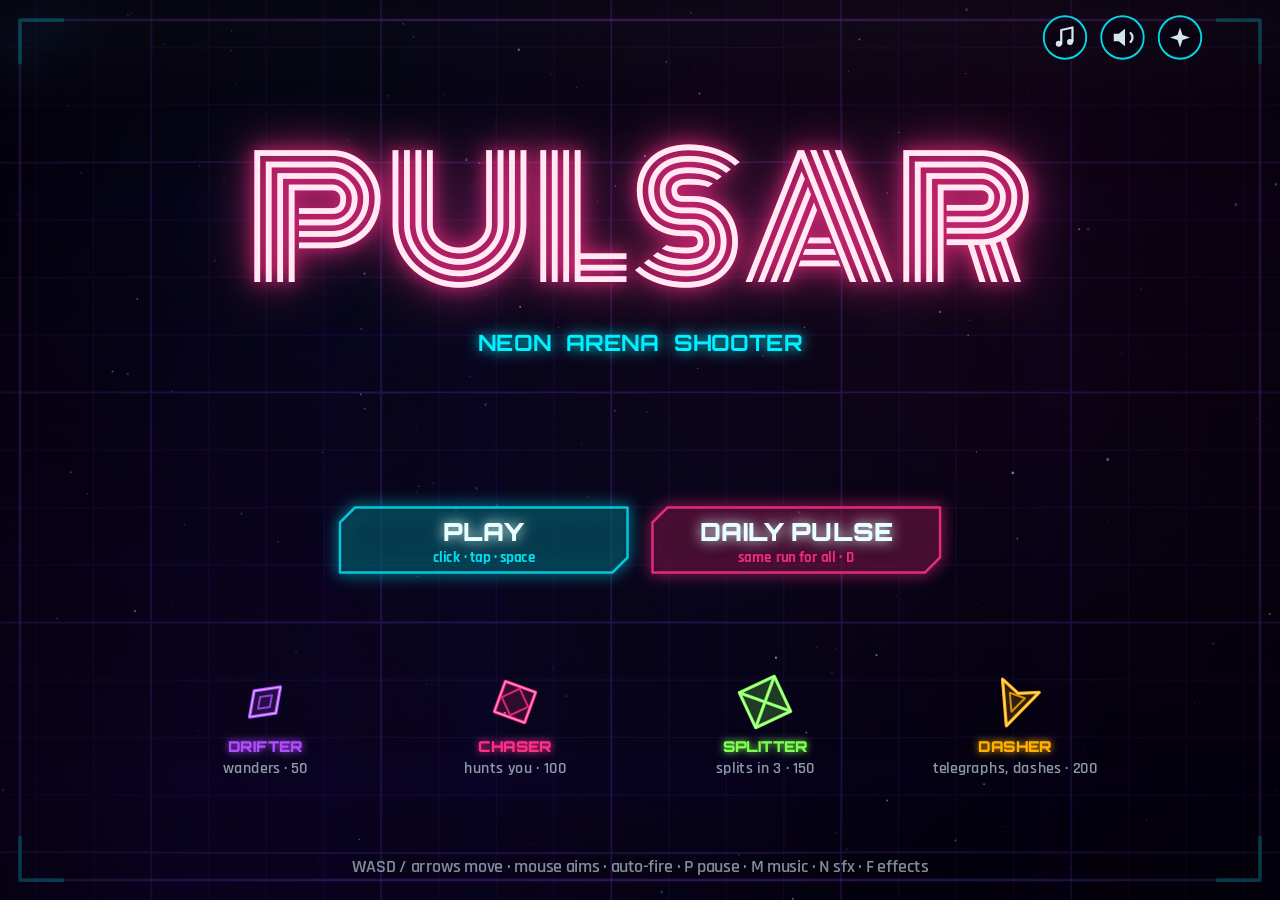
<file: prototypes/pulsar/index.html>
<!doctype html>
<html lang="it">
<head>
<meta charset="utf-8">
<meta name="viewport" content="width=device-width,initial-scale=1,maximum-scale=1,user-scalable=no,viewport-fit=cover">
<meta name="theme-color" content="#05010F">
<title>Pulsar</title>
<link rel="preconnect" href="https://fonts.googleapis.com">
<link rel="preconnect" href="https://fonts.gstatic.com" crossorigin>
<link href="https://fonts.googleapis.com/css2?family=Monoton&family=Orbitron:wght@500;700;900&family=Rajdhani:wght@500;600;700&display=swap" rel="stylesheet">
<style>
  :root { --bg: #05010F; --fg: #E8FFFF; }
  @media (prefers-color-scheme: dark) { :root:not([data-theme="light"]) { --bg: #05010F; --fg: #E8FFFF; } }
  :root[data-theme="dark"] { --bg: #05010F; --fg: #E8FFFF; }
  html, body { margin: 0; height: 100%; background: var(--bg); color: var(--fg); overflow: hidden;
    -webkit-user-select: none; user-select: none; -webkit-touch-callout: none; -webkit-tap-highlight-color: transparent; }
  canvas { display: block; position: fixed; inset: 0; touch-action: none; cursor: crosshair; outline: none; }
  #safe { position: fixed; visibility: hidden; pointer-events: none;
    padding: env(safe-area-inset-top) env(safe-area-inset-right) env(safe-area-inset-bottom) env(safe-area-inset-left); }
</style>
</head>
<body>
<canvas id="game" tabindex="0" aria-label="Pulsar — neon arena shooter"></canvas>
<div id="safe"></div>
<script>
'use strict';
/* =====================================================================
   PULSAR — neon arena shooter. Single file, procedural art + audio.
   Design: game-designer brief · Art: art-director brief ·
   Audio: audio-director brief · Market fixes: producer + market research.
   ===================================================================== */

// ---------- Tuning (all gameplay values live here) ----------
const CONFIG = {
  playerSpeed: 310, playerAccel: 16, playerRadius: 14, hitbox: 6,
  fireRate: 8, bulletSpeed: 980, bulletLife: 0.95,
  sparkLife: 3.0, sparkBlink: 1.0, magnetRadius: 75, collectRadius: 24,
  sparksPerMult: 8, multCap: 20, hitMultPenalty: 0.5,
  chainWindow: 1.0, chainBonusEvery: 10, grazeRadius: 24, grazePoints: 10,
  baseSpawn: 0.8, spawnRamp: 0.035, spawnCap: 5.0, speedRampMax: 0.4, speedRampTime: 300,
  waveInterval: 30, wavePause: 3, maxEnemies: 170, spawnWarp: 0.5, spawnSafeDist: 270,
  powerChance: 0.05, powerMinGap: 14, powerFieldLife: 8, powerDuration: 8, shieldDuration: 15,
  lives: 3, maxLives: 5, extraLifeEvery: 50000, respawnInvuln: 1.6, clearRadius: 200,
  restartLock: 0.8, arenaMargin: 16,
};
const ENEMY = {
  drifter:  { r: 15, speed: 90,  hp: 1, score: 50,  color: '#B04CFF', ci: 1 },
  chaser:   { r: 14, speed: 170, hp: 1, score: 100, color: '#FF2E88', ci: 2 },
  splitter: { r: 19, speed: 70,  hp: 3, score: 150, color: '#7CFF4F', ci: 3 },
  mini:     { r: 9,  speed: 220, hp: 1, score: 25,  color: '#7CFF4F', ci: 3 },
  dasher:   { r: 16, speed: 60,  hp: 2, score: 200, color: '#FFB000', ci: 4,
              dashSpeed: 640, dashDist: 500, aimTime: 0.6, restTime: 1.2 },
};
// Particle palette (index → colour). The player is the only cool cyan object.
const PCOL = ['#00F0FF', '#B04CFF', '#FF2E88', '#7CFF4F', '#FFB000', '#FFF35C', '#4DFFC3', '#FFFFFF', '#FF3B30'];
const C = { bg: '#05010F', player: '#00F0FF', core: '#E8FFFF', spark: '#FFF35C', power: '#4DFFC3',
  ui: '#E8FFFF', accent: '#00F0FF', warn: '#FF2E88', danger: '#FF3B30', grid: '122,60,255' };
const POWER = {
  spread:    { label: 'SPREAD',    color: '#4DFFC3' },
  overdrive: { label: 'OVERDRIVE', color: '#FFF35C' },
  shield:    { label: 'SHIELD',    color: '#00F0FF' },
};
const FONT_T = "'Monoton', 'Orbitron', sans-serif";
const FONT_H = "'Orbitron', 'Rajdhani', system-ui, sans-serif";
const FONT_B = "'Rajdhani', 'Orbitron', system-ui, sans-serif";

// ---------- Storage (never trusted to exist) ----------
const store = {
  get(k, d) { try { const v = localStorage.getItem(k); return v == null ? d : JSON.parse(v); } catch (e) { return d; } },
  set(k, v) { try { localStorage.setItem(k, JSON.stringify(v)); } catch (e) {} },
};
const reduceMotion = (() => { try { return matchMedia('(prefers-reduced-motion: reduce)').matches; } catch (e) { return false; } })();
const settings = Object.assign({ music: true, sfx: true, fx: reduceMotion ? 'calm' : 'full' }, store.get('pulsar_settings', {}));
let best = Object.assign({ score: 0, mult: 1, chain: 0, time: 0 }, store.get('pulsar_best', {}));
let dailyBest = store.get('pulsar_daily', { day: '', score: 0 });
let ghostBest = store.get('pulsar_ghost', null); // { arcade: [x,y,...] } normalised coords at 10 Hz
const todayKey = () => { const d = new Date(); return d.getFullYear() + '-' + (d.getMonth() + 1) + '-' + d.getDate(); };

// ---------- RNG: seeded for gameplay (daily mode), Math.random for cosmetics ----------
function mulberry32(a) { return function () { a |= 0; a = a + 0x6D2B79F5 | 0; let t = Math.imul(a ^ a >>> 15, 1 | a);
  t = t + Math.imul(t ^ t >>> 7, 61 | t) ^ t; return ((t ^ t >>> 14) >>> 0) / 4294967296; }; }
function hashStr(s) { let h = 2166136261; for (let i = 0; i < s.length; i++) { h ^= s.charCodeAt(i); h = Math.imul(h, 16777619); } return h >>> 0; }
let rng = Math.random, dropRng = Math.random;
const rand = (a, b) => a + Math.random() * (b - a);
const grand = (a, b) => a + rng() * (b - a);
const clamp = (v, a, b) => v < a ? a : v > b ? b : v;
const lerp = (a, b, t) => a + (b - a) * t;
const TAU = Math.PI * 2;
const fmt = n => Math.floor(n).toLocaleString('en-US');
const fmtTime = s => { s = Math.floor(s); return String(Math.floor(s / 60)).padStart(2, '0') + ':' + String(s % 60).padStart(2, '0'); };

// =====================================================================
// AUDIO — everything synthesised live (audio-director recipes)
// =====================================================================
const Sound = {
  ctx: null, ready: false, lastShot: 0, voices: 0, step: 0, nextTime: 0, timer: null,
  musicMode: 'title', level: 0, startTime: 0, BPM: 104,
  init() {
    if (this.ctx) { if (this.ctx.state !== 'running') this.ctx.resume().catch(() => {}); return; }
    const AC = window.AudioContext || window.webkitAudioContext; if (!AC) return;
    try { if (navigator.audioSession) navigator.audioSession.type = 'playback'; } catch (e) {}
    const c = this.ctx = new AC();
    const comp = c.createDynamicsCompressor();
    comp.threshold.value = -18; comp.knee.value = 6; comp.ratio.value = 4; comp.attack.value = 0.003; comp.release.value = 0.15;
    const lim = c.createDynamicsCompressor();
    lim.threshold.value = -2; lim.knee.value = 0; lim.ratio.value = 20; lim.attack.value = 0.001; lim.release.value = 0.05;
    this.master = c.createGain(); this.master.gain.value = 0.85;
    comp.connect(lim); lim.connect(this.master); this.master.connect(c.destination);
    this.bus = comp;
    this.sfx = c.createGain(); this.sfx.gain.value = settings.sfx ? 0.8 : 0; this.sfx.connect(comp);
    // music: pump (sidechain fake) → duck → filter → music gain → comp ; kick bypasses pump
    this.musicGain = c.createGain(); this.musicGain.gain.value = settings.music ? 0.5 : 0;
    this.musicFilter = c.createBiquadFilter(); this.musicFilter.type = 'lowpass'; this.musicFilter.frequency.value = 1600; this.musicFilter.Q.value = 0.7;
    this.duck = c.createGain(); this.pump = c.createGain(); this.kickBus = c.createGain();
    this.pump.connect(this.duck); this.kickBus.connect(this.duck); this.duck.connect(this.musicFilter);
    this.musicFilter.connect(this.musicGain); this.musicGain.connect(comp);
    // feedback delay (dotted 8th)
    this.delay = c.createDelay(1.5); this.delay.delayTime.value = 60 / this.BPM * 0.75;
    const fb = c.createGain(); fb.gain.value = 0.35; const dlp = c.createBiquadFilter(); dlp.type = 'lowpass'; dlp.frequency.value = 2500;
    this.delay.connect(dlp); dlp.connect(fb); fb.connect(this.delay);
    this.delayMusic = c.createGain(); this.delayMusic.connect(this.delay); dlp.connect(this.duck);
    this.delaySfx = c.createGain(); this.delaySfx.connect(this.delay);
    // generated-IR reverb
    const len = c.sampleRate * 2, ir = c.createBuffer(2, len, c.sampleRate);
    for (let ch = 0; ch < 2; ch++) { const d = ir.getChannelData(ch); for (let i = 0; i < len; i++) d[i] = (Math.random() * 2 - 1) * Math.pow(1 - i / len, 3); }
    this.reverb = c.createConvolver(); this.reverb.buffer = ir;
    const rvOut = c.createGain(); rvOut.gain.value = 0.18; this.reverb.connect(rvOut); rvOut.connect(comp);
    // shared 1s noise buffer
    this.noise = c.createBuffer(1, c.sampleRate, c.sampleRate);
    const nd = this.noise.getChannelData(0); for (let i = 0; i < nd.length; i++) nd[i] = Math.random() * 2 - 1;
    // iOS unlock: 1-sample silent buffer
    const sb = c.createBufferSource(); sb.buffer = c.createBuffer(1, 1, 22050); sb.connect(c.destination); sb.start(0);
    this.ready = true;
    this.nextTime = c.currentTime + 0.08; this.startTime = this.nextTime; this.step = 0;
    this.timer = setInterval(() => this.schedule(), 25);
    this.setMode(this.musicMode, true);
  },
  get now() { return this.ctx ? this.ctx.currentTime : 0; },
  applySettings() {
    if (!this.ready) return; const t = this.now;
    this.sfx.gain.setTargetAtTime(settings.sfx ? 0.8 : 0, t, 0.03);
    this.musicGain.gain.setTargetAtTime(settings.music ? 0.5 : 0, t, 0.05);
  },
  setMode(mode, instant) {
    this.musicMode = mode; if (!this.ready) return;
    const f = this.musicFilter.frequency, t = this.now;
    f.cancelScheduledValues(t); f.setValueAtTime(f.value, t);
    const target = mode === 'game' ? 18000 : mode === 'title' ? 1600 : 380;
    f.exponentialRampToValueAtTime(target, t + (instant ? 0.05 : mode === 'over' ? 1.0 : 0.6));
  },
  env(g, t, a, d, peak) {
    g.gain.setValueAtTime(0.0001, t); g.gain.linearRampToValueAtTime(peak, t + a);
    g.gain.exponentialRampToValueAtTime(0.0001, t + a + d);
  },
  // generic oscillator voice
  tone(o) {
    const c = this.ctx, t = o.t != null ? o.t : c.currentTime;
    const osc = c.createOscillator(), g = c.createGain();
    osc.type = o.type || 'sine'; osc.frequency.setValueAtTime(o.f0, t);
    if (o.f1) osc.frequency.exponentialRampToValueAtTime(o.f1, t + (o.sweep || o.d));
    if (o.detune) osc.detune.value = o.detune;
    let head = osc;
    if (o.filter) { const fl = c.createBiquadFilter(); fl.type = o.filter.type; fl.frequency.value = o.filter.f; fl.Q.value = o.filter.q || 1;
      if (o.filter.f1) { fl.frequency.setValueAtTime(o.filter.f, t); fl.frequency.exponentialRampToValueAtTime(o.filter.f1, t + (o.filter.sweep || o.d)); }
      osc.connect(fl); head = fl; }
    if (o.shape) { head.connect(o.shape); head = o.shape; }
    head.connect(g); this.env(g, t, o.a || 0.002, o.d, o.peak);
    g.connect(o.dest || this.sfx);
    if (o.delay) { const s = this.ctx.createGain(); s.gain.value = o.delay; g.connect(s); s.connect(o.dest === this.pump ? this.delayMusic : this.delaySfx); }
    if (o.rev) { const s = this.ctx.createGain(); s.gain.value = o.rev; g.connect(s); s.connect(this.reverb); }
    osc.start(t); osc.stop(t + (o.a || 0.002) + o.d + 0.05);
    this.voices++; osc.onended = () => { this.voices--; osc.disconnect(); g.disconnect(); };
    return osc;
  },
  noiseHit(o) {
    const c = this.ctx, t = o.t != null ? o.t : c.currentTime;
    const src = c.createBufferSource(); src.buffer = this.noise;
    const fl = c.createBiquadFilter(); fl.type = o.ft || 'lowpass'; fl.Q.value = o.q || 1; fl.frequency.setValueAtTime(o.f0, t);
    if (o.f1) fl.frequency.exponentialRampToValueAtTime(o.f1, t + (o.sweep || o.d));
    const g = c.createGain(); src.connect(fl); let head = fl;
    if (o.shape) { fl.connect(o.shape); head = o.shape; }
    head.connect(g); this.env(g, t, o.a || 0.001, o.d, o.peak); g.connect(o.dest || this.sfx);
    if (o.rev) { const s = c.createGain(); s.gain.value = o.rev; g.connect(s); s.connect(this.reverb); }
    src.start(t, Math.random() * 0.5); src.stop(t + (o.a || 0.001) + o.d + 0.05);
    this.voices++; src.onended = () => { this.voices--; src.disconnect(); g.disconnect(); };
  },
  softClip(k) { const n = 256, curve = new Float32Array(n); for (let i = 0; i < n; i++) { const x = i * 2 / n - 1; curve[i] = (1 + k) * x / (1 + k * Math.abs(x)); }
    const ws = this.ctx.createWaveShaper(); ws.curve = curve; return ws; },
  duckMusic(db, dur) { if (!this.ready) return; const t = this.now, g = this.duck.gain; const v = Math.pow(10, -db / 20);
    g.cancelScheduledValues(t); g.setValueAtTime(g.value, t); g.linearRampToValueAtTime(v, t + 0.02); g.linearRampToValueAtTime(1, t + dur); },
  ok(prio) { return this.ready && settings.sfx && (this.voices < 46 || prio); },
  // ---- SFX ----
  shot() { if (!this.ok()) return; const t = this.now; if (t - this.lastShot < 0.045) return; this.lastShot = t;
    this.tone({ type: 'square', f0: 880, f1: 220, d: 0.09, sweep: 0.08, peak: 0.07, detune: rand(-80, 80), filter: { type: 'lowpass', f: 3000 } }); },
  hit() { if (!this.ok()) return;
    this.tone({ type: 'triangle', f0: 600, f1: 300, d: 0.05, peak: 0.16 });
    this.noiseHit({ ft: 'bandpass', f0: 2500, q: 3, d: 0.03, peak: 0.12 }); },
  explode(big) { if (!this.ok(big)) return;
    if (!big) { this.noiseHit({ f0: 3000, f1: 200, sweep: 0.25, q: 2, d: 0.3, peak: 0.28 });
      this.tone({ type: 'sine', f0: 120, f1: 40, d: 0.3, peak: 0.25 }); return; }
    this.noiseHit({ f0: 5000, f1: 80, sweep: 0.9, q: 2, d: 1.0, peak: 0.45, shape: this.softClip(20), rev: 0.4 });
    this.tone({ type: 'sine', f0: 60, f1: 30, d: 1.0, peak: 0.5 }); this.duckMusic(6, 0.3); },
  spawn(type) { if (!this.ok()) return; const f = { drifter: 330, chaser: 520, splitter: 260, dasher: 700 }[type] || 400;
    this.tone({ type: 'sine', f0: f * 0.5, f1: f, d: 0.16, a: 0.03, peak: 0.035, delay: 0.2 }); },
  spark(n) { if (!this.ok()) return; const f = 1400 * Math.pow(2, (n % CONFIG.sparksPerMult) / 12);
    this.tone({ type: 'sine', f0: f, f1: f * 1.5, d: 0.06, peak: 0.05 }); },
  pickup() { if (!this.ok(true)) return; const t = this.now; [523.25, 659.25, 783.99, 1046.5].forEach((f, i) =>
    this.tone({ type: 'square', f0: f, d: 0.08, peak: 0.1, t: t + i * 0.05, delay: 0.25, filter: { type: 'lowpass', f: 4000 } })); },
  hurt() { if (!this.ready || !settings.sfx) return; const c = this.ctx, t = c.currentTime;
    const osc = c.createOscillator(), fl = c.createBiquadFilter(), g = c.createGain(), lfo = c.createOscillator(), lg = c.createGain(), gate = c.createGain();
    osc.type = 'sawtooth'; osc.frequency.setValueAtTime(300, t); osc.frequency.exponentialRampToValueAtTime(80, t + 0.25);
    fl.type = 'lowpass'; fl.frequency.value = 1200; lfo.type = 'square'; lfo.frequency.value = 30; lg.gain.value = 0.5; gate.gain.value = 0.5;
    lfo.connect(lg); lg.connect(gate.gain); osc.connect(fl); fl.connect(gate); gate.connect(g); g.connect(this.sfx);
    this.env(g, t, 0.003, 0.32, 0.45); osc.start(t); lfo.start(t); osc.stop(t + 0.4); lfo.stop(t + 0.4);
    osc.onended = () => { osc.disconnect(); g.disconnect(); lfo.disconnect(); };
    this.noiseHit({ f0: 2000, f1: 100, d: 0.4, peak: 0.3 }); this.duckMusic(9, 0.4); },
  multUp(m) { if (!this.ok(true)) return; const f = 440 * Math.pow(2, (m - 1) / 12);
    this.tone({ type: 'sawtooth', f0: f, d: 0.16, a: 0.005, peak: 0.07, detune: 7, delay: 0.3, filter: { type: 'lowpass', f: 3500 } });
    this.tone({ type: 'sawtooth', f0: f * 1.5, d: 0.16, a: 0.005, peak: 0.05, detune: -7, delay: 0.3, filter: { type: 'lowpass', f: 3500 } }); },
  graze() { if (!this.ok()) return; this.noiseHit({ ft: 'bandpass', f0: 1200, f1: 5000, q: 4, d: 0.12, a: 0.03, peak: 0.1 });
    this.tone({ type: 'sine', f0: 1760, d: 0.08, peak: 0.04 }); },
  chain(n) { if (!this.ok(true)) return; const t = this.now;
    [0, 4, 7, 12, 16].forEach((s, i) => this.tone({ type: 'triangle', f0: 523.25 * Math.pow(2, s / 12), d: 0.12, peak: 0.08, t: t + i * 0.04, delay: 0.3 })); },
  life() { if (!this.ok(true)) return; const t = this.now;
    [0, 7, 12, 19, 24].forEach((s, i) => this.tone({ type: 'square', f0: 392 * Math.pow(2, s / 12), d: 0.18, peak: 0.08, t: t + i * 0.07, delay: 0.3, filter: { type: 'lowpass', f: 3000 } })); },
  alarm() { if (!this.ok(true)) return; const t = this.now;
    for (let i = 0; i < 3; i++) this.tone({ type: 'sawtooth', f0: 220, f1: 440, d: 0.16, a: 0.01, peak: 0.07, t: t + i * 0.2, filter: { type: 'lowpass', f: 1800 } }); },
  dashCharge() { if (!this.ok()) return; this.tone({ type: 'sawtooth', f0: 120, f1: 520, d: 0.55, a: 0.05, peak: 0.04, filter: { type: 'lowpass', f: 1500 } }); },
  shieldBreak() { if (!this.ok(true)) return; this.tone({ type: 'triangle', f0: 1800, f1: 200, d: 0.35, peak: 0.18, rev: 0.4 });
    this.noiseHit({ ft: 'highpass', f0: 3000, d: 0.2, peak: 0.15 }); },
  gameOver() { if (!this.ready || !settings.sfx) return;
    this.tone({ type: 'sawtooth', f0: 220, f1: 55, d: 2.0, sweep: 1.5, peak: 0.25, filter: { type: 'lowpass', f: 2000, f1: 150, sweep: 1.5 }, rev: 0.7 }); },
  click() { if (!this.ready || !settings.sfx) return; this.tone({ type: 'sine', f0: 1200, d: 0.03, a: 0.001, peak: 0.1 }); },
  // ---- Music: lookahead scheduler, Am–F–C–G ----
  schedule() {
    if (!this.ready || this.ctx.state !== 'running') return;
    const stepDur = 60 / this.BPM / 4;
    if (this.nextTime < this.ctx.currentTime - 0.2) this.nextTime = this.ctx.currentTime + 0.05; // recovered from suspension
    while (this.nextTime < this.ctx.currentTime + 0.12) { this.playStep(this.step, this.nextTime); this.nextTime += stepDur; this.step = (this.step + 1) % 64; }
  },
  playStep(step, t) {
    if (!settings.music) return;
    const CH = [[57, 60, 64], [53, 57, 60], [48, 52, 55], [55, 59, 62]], BASS = [33, 29, 36, 31];
    const bar = (step >> 4) & 3, s = step & 15, ch = CH[bar], mode = this.musicMode, lvl = mode === 'game' ? this.level : 1;
    const mf = m => 440 * Math.pow(2, (m - 69) / 12);
    if (s === 0) ch.forEach(m => { // pad
      [-10, 10].forEach(dt => this.tone({ type: 'sawtooth', f0: mf(m), detune: dt, a: 0.3, d: 2.1, peak: 0.028, dest: this.pump, filter: { type: 'lowpass', f: 1500 }, rev: 0.5 })); });
    const kickOn = mode === 'game' ? (s % 4 === 0) : (s === 0 || s === 8);
    if (kickOn) { // kick + pump
      const o = this.ctx.createOscillator(), g = this.ctx.createGain(); o.type = 'sine';
      o.frequency.setValueAtTime(150, t); o.frequency.exponentialRampToValueAtTime(45, t + 0.1);
      o.connect(g); g.connect(this.kickBus); this.env(g, t, 0.002, 0.3, mode === 'game' ? 0.6 : 0.35); o.start(t); o.stop(t + 0.35);
      o.onended = () => { o.disconnect(); g.disconnect(); };
      const p = this.pump.gain; p.setValueAtTime(0.45, t); p.linearRampToValueAtTime(1, t + 0.18);
    }
    if (mode === 'game' && (s === 4 || s === 12)) { // snare
      this.noiseHit({ t, ft: 'highpass', f0: 1000, d: 0.15, peak: 0.16, dest: this.pump, rev: 0.3 });
      this.tone({ t, type: 'triangle', f0: 180, d: 0.08, peak: 0.12, dest: this.pump });
    }
    if ((mode === 'game' && lvl >= 1) && s % 2 === 0) this.noiseHit({ t, ft: 'highpass', f0: 7000, d: 0.03, peak: s % 4 === 2 ? 0.07 : 0.04, dest: this.pump });
    if (s % 2 === 0) { // bass 8ths with filter envelope
      const c = this.ctx, o = c.createOscillator(), fl = c.createBiquadFilter(), g = c.createGain();
      const m = BASS[bar] + (s % 4 === 2 && lvl >= 2 ? 12 : 0);
      o.type = 'sawtooth'; o.frequency.value = mf(m); fl.type = 'lowpass'; fl.Q.value = 4;
      fl.frequency.setValueAtTime(380, t); fl.frequency.linearRampToValueAtTime(1100, t + 0.005); fl.frequency.exponentialRampToValueAtTime(300, t + 0.12);
      o.connect(fl); fl.connect(g); g.connect(this.pump); this.env(g, t, 0.004, 0.2, mode === 'game' ? 0.16 : 0.1); o.start(t); o.stop(t + 0.26);
      o.onended = () => { o.disconnect(); g.disconnect(); };
    }
    if (mode !== 'game' || lvl >= 2) { // arpeggio
      const arp = [ch[0], ch[2], ch[0] + 12, ch[1]], m = arp[s % 4] + (mode === 'game' && lvl >= 3 && s >= 8 ? 24 : 12);
      this.tone({ t, type: 'square', f0: mf(m), d: 0.1, peak: mode === 'game' ? 0.035 : 0.025, dest: this.pump, delay: 0.35, filter: { type: 'lowpass', f: 3200 } });
    }
  },
  // 0..1 beat pulse, used to sync visuals to the music
  beat() { if (!this.ready || !settings.music) return 0; const ph = ((this.now - this.startTime) * this.BPM / 60) % 1; return Math.exp(-ph * 5); },
};

// =====================================================================
// CANVAS + VIEW
// =====================================================================
const cv = document.getElementById('game');
const ctx = cv.getContext('2d', { alpha: false });
const bloomA = document.createElement('canvas'), bA = bloomA.getContext('2d');
const bloomB = document.createElement('canvas'), bB = bloomB.getContext('2d');
const fxA = document.createElement('canvas'), fA = fxA.getContext('2d');
const bgCv = document.createElement('canvas'), bgX = bgCv.getContext('2d');
const vigCv = document.createElement('canvas'), vgX = vigCv.getContext('2d');
let cssW = 0, cssH = 0, DPR = 1, S = 1, W = 1280, H = 720, SC = 1, scanPat = null;
const safe = { t: 0, r: 0, b: 0, l: 0 };
const supportsFilter = typeof ctx.filter === 'string';
const perf = { avg: 16.7, quality: 1, low: false };

function resize() {
  cssW = window.innerWidth; cssH = window.innerHeight;
  DPR = Math.min(window.devicePixelRatio || 1, perf.low ? 1.25 : 2);
  cv.width = Math.round(cssW * DPR); cv.height = Math.round(cssH * DPR);
  cv.style.width = cssW + 'px'; cv.style.height = cssH + 'px';
  // the shorter screen side always spans ~720 world units
  S = Math.max(0.42, Math.min(cssW, cssH) / 720);
  W = cssW / S; H = cssH / S; SC = S * DPR;
  bloomA.width = Math.max(1, cv.width >> 2); bloomA.height = Math.max(1, cv.height >> 2);
  bloomB.width = Math.max(1, cv.width >> 3); bloomB.height = Math.max(1, cv.height >> 3);
  fxA.width = cv.width >> 1; fxA.height = cv.height >> 1;
  const sd = getComputedStyle(document.getElementById('safe'));
  safe.t = parseFloat(sd.paddingTop) / S || 0; safe.r = parseFloat(sd.paddingRight) / S || 0;
  safe.b = parseFloat(sd.paddingBottom) / S || 0; safe.l = parseFloat(sd.paddingLeft) / S || 0;
  bakeBackground(); bakeVignette(); buildGrid(); buildStars();
  const sp = document.createElement('canvas'); sp.width = 1; sp.height = 3; const sx = sp.getContext('2d');
  sx.fillStyle = 'rgba(0,0,0,0.22)'; sx.fillRect(0, 0, 1, 1); scanPat = ctx.createPattern(sp, 'repeat');
  if (player) { player.x = clamp(player.x, 0, W); player.y = clamp(player.y, 0, H); }
}
function bakeBackground() {
  bgCv.width = cv.width; bgCv.height = cv.height; const w = bgCv.width, h = bgCv.height, m = Math.max(w, h);
  bgX.fillStyle = C.bg; bgX.fillRect(0, 0, w, h);
  const blob = (x, y, r, col, a) => { const g = bgX.createRadialGradient(x, y, 0, x, y, r);
    g.addColorStop(0, `rgba(${col},${a})`); g.addColorStop(1, `rgba(${col},0)`); bgX.fillStyle = g; bgX.fillRect(0, 0, w, h); };
  blob(w * 0.82, h * 0.12, m * 0.55, '255,46,136', 0.10);
  blob(w * 0.12, h * 0.9, m * 0.6, '120,40,255', 0.13);
  blob(w * 0.5, h * 0.5, m * 0.45, '0,160,255', 0.035);
  blob(w * 0.2, h * 0.15, m * 0.3, '0,240,255', 0.03);
}
function bakeVignette() {
  vigCv.width = cv.width; vigCv.height = cv.height; const w = vigCv.width, h = vigCv.height;
  const g = vgX.createRadialGradient(w / 2, h / 2, Math.min(w, h) * 0.35, w / 2, h / 2, Math.hypot(w, h) * 0.6);
  g.addColorStop(0, 'rgba(0,0,0,0)'); g.addColorStop(1, 'rgba(0,0,0,0.72)');
  vgX.fillStyle = g; vgX.fillRect(0, 0, w, h);
}

// ---------- Warping spring grid (Geometry Wars style) ----------
const grid = { sp: 46, cols: 0, rows: 0, ox: 0, oy: 0, px: null, py: null, vx: null, vy: null, dx: null, dy: null };
function buildGrid() {
  const sp = grid.sp; grid.cols = Math.ceil(W / sp) + 3; grid.rows = Math.ceil(H / sp) + 3;
  grid.ox = (W - (grid.cols - 1) * sp) / 2; grid.oy = (H - (grid.rows - 1) * sp) / 2;
  const n = grid.cols * grid.rows;
  ['px', 'py', 'vx', 'vy', 'dx', 'dy'].forEach(k => grid[k] = new Float32Array(n));
  for (let j = 0; j < grid.rows; j++) for (let i = 0; i < grid.cols; i++) { const k = j * grid.cols + i; grid.px[k] = grid.ox + i * sp; grid.py[k] = grid.oy + j * sp; }
}
function gridImpulse(x, y, force, radius, implode) {
  if (!grid.px) return; const r2 = radius * radius, sp = grid.sp;
  const i0 = Math.max(1, Math.floor((x - radius - grid.ox) / sp)), i1 = Math.min(grid.cols - 2, Math.ceil((x + radius - grid.ox) / sp));
  const j0 = Math.max(1, Math.floor((y - radius - grid.oy) / sp)), j1 = Math.min(grid.rows - 2, Math.ceil((y + radius - grid.oy) / sp));
  for (let j = j0; j <= j1; j++) for (let i = i0; i <= i1; i++) {
    const k = j * grid.cols + i, ddx = grid.px[k] - x, ddy = grid.py[k] - y, d2 = ddx * ddx + ddy * ddy;
    if (d2 > r2 || d2 < 0.01) continue; const d = Math.sqrt(d2), f = force * (1 - d / radius) ** 2 * (implode ? -1 : 1);
    grid.vx[k] += ddx / d * f; grid.vy[k] += ddy / d * f;
  }
}
let gridAcc = 0;
function updateGrid(dt) { // fixed 60 Hz substeps keep the spring mesh stable at any frame rate
  gridAcc = Math.min(gridAcc + dt, 3 / 60);
  while (gridAcc >= 1 / 60) { gridAcc -= 1 / 60; gridStep(); }
}
function gridStep() {
  const g = grid, cols = g.cols, rows = g.rows, k = 1, sp = g.sp, MAXD = sp * 0.9;
  for (let j = 0; j < rows; j++) for (let i = 0; i < cols; i++) { const q = j * cols + i; g.dx[q] = g.px[q] - (g.ox + i * sp); g.dy[q] = g.py[q] - (g.oy + j * sp); }
  const damp = Math.pow(0.9, k);
  for (let j = 1; j < rows - 1; j++) for (let i = 1; i < cols - 1; i++) {
    const q = j * cols + i;
    const lx = g.dx[q - 1] + g.dx[q + 1] + g.dx[q - cols] + g.dx[q + cols] - 4 * g.dx[q];
    const ly = g.dy[q - 1] + g.dy[q + 1] + g.dy[q - cols] + g.dy[q + cols] - 4 * g.dy[q];
    g.vx[q] = (g.vx[q] + (-0.035 * g.dx[q] + 0.11 * lx) * k) * damp;
    g.vy[q] = (g.vy[q] + (-0.035 * g.dy[q] + 0.11 * ly) * k) * damp;
    const vl = g.vx[q] * g.vx[q] + g.vy[q] * g.vy[q]; if (vl > 400) { const f = 20 / Math.sqrt(vl); g.vx[q] *= f; g.vy[q] *= f; }
    g.px[q] += g.vx[q] * k; g.py[q] += g.vy[q] * k;
    const ex = g.px[q] - (g.ox + i * sp), ey = g.py[q] - (g.oy + j * sp), el = ex * ex + ey * ey;
    if (el > MAXD * MAXD) { const f = MAXD / Math.sqrt(el); g.px[q] = g.ox + i * sp + ex * f; g.py[q] = g.oy + j * sp + ey * f; }
  }
}
function drawGrid(pulse) {
  const g = grid, cols = g.cols, rows = g.rows;
  ctx.lineJoin = 'round';
  for (let pass = 0; pass < 2; pass++) {
    ctx.beginPath();
    for (let j = 0; j < rows; j++) { if ((j % 4 === 0) !== (pass === 1)) continue;
      for (let i = 0; i < cols; i++) { const q = j * cols + i; i ? ctx.lineTo(g.px[q], g.py[q]) : ctx.moveTo(g.px[q], g.py[q]); } }
    for (let i = 0; i < cols; i++) { if ((i % 4 === 0) !== (pass === 1)) continue;
      for (let j = 0; j < rows; j++) { const q = j * cols + i; j ? ctx.lineTo(g.px[q], g.py[q]) : ctx.moveTo(g.px[q], g.py[q]); } }
    ctx.strokeStyle = pass ? `rgba(150,80,255,${0.30 + pulse * 0.12})` : `rgba(${C.grid},${0.16 + pulse * 0.05})`;
    ctx.lineWidth = pass ? 1.5 : 1; ctx.stroke();
  }
}

// ---------- Starfield (3 parallax layers) ----------
let stars = [];
function buildStars() {
  stars = []; const area = W * H / (1280 * 720);
  [[200, 0.15, 0.8], [110, 0.35, 1.3], [50, 0.7, 1.9]].forEach(([n, par, size], L) => {
    for (let i = 0; i < n * area; i++) stars.push({ x: Math.random() * W * 1.2 - W * 0.1, y: Math.random() * H * 1.2 - H * 0.1, par, size: size * rand(0.6, 1.2), ph: rand(0, TAU), sp: rand(0.8, 2.5), L,
      col: Math.random() < 0.15 ? '#FF9AD5' : Math.random() < 0.2 ? '#9AF7FF' : '#FFFFFF' });
  });
}
function drawStars(time, camX, camY) {
  for (const s of stars) {
    const a = 0.35 + 0.35 * Math.sin(time * s.sp + s.ph) + s.L * 0.12;
    let x = (s.x - camX * s.par) % (W * 1.2); if (x < -W * 0.1) x += W * 1.2;
    const y = s.y - camY * s.par;
    ctx.globalAlpha = clamp(a, 0.05, 1); ctx.fillStyle = s.col; ctx.fillRect(x, y, s.size, s.size);
  }
  ctx.globalAlpha = 1;
}

// =====================================================================
// SHAPES (unit-size Path2D, scaled per entity)
// =====================================================================
const SH = {};
(function () {
  const poly = (pts) => { const p = new Path2D(); pts.forEach(([x, y], i) => i ? p.lineTo(x, y) : p.moveTo(x, y)); p.closePath(); return p; };
  SH.player = poly([[1.15, 0], [-0.8, -0.78], [-0.42, 0], [-0.8, 0.78]]);
  SH.playerCore = poly([[0.62, 0], [-0.35, -0.36], [-0.18, 0], [-0.35, 0.36]]);
  SH.diamond = poly([[0, -1], [0.72, 0], [0, 1], [-0.72, 0]]);
  SH.diamondIn = poly([[0, -0.45], [0.32, 0], [0, 0.45], [-0.32, 0]]);
  SH.square = poly([[-0.8, -0.8], [0.8, -0.8], [0.8, 0.8], [-0.8, 0.8]]);
  SH.squareIn = poly([[0, -0.7], [0.7, 0], [0, 0.7], [-0.7, 0]]);
  const pin = new Path2D(); for (let k = 0; k < 4; k++) { const a = k * Math.PI / 2, c = Math.cos(a), s = Math.sin(a);
    const pts = [[0, 0], [1, 0], [0, -1]].map(([x, y]) => [x * c - y * s, x * s + y * c]);
    pin.moveTo(pts[0][0], pts[0][1]); pin.lineTo(pts[1][0], pts[1][1]); pin.lineTo(pts[2][0], pts[2][1]); pin.closePath(); }
  SH.pinwheel = pin;
  SH.tri = poly([[1.1, 0], [-0.75, -0.85], [-0.4, 0], [-0.75, 0.85]]);
  SH.triIn = poly([[0.45, 0], [-0.3, -0.35], [-0.3, 0.35]]);
  SH.spark = poly([[0, -1], [0.6, 0], [0, 1], [-0.6, 0]]);
  const hex = []; for (let k = 0; k < 6; k++) hex.push([Math.cos(k * TAU / 6 + Math.PI / 6), Math.sin(k * TAU / 6 + Math.PI / 6)]);
  SH.hex = poly(hex);
})();
function glowShape(path, x, y, ang, r, color, opt = {}) {
  ctx.save(); ctx.translate(x, y); ctx.rotate(ang); ctx.scale(r, r);
  if (opt.alpha != null) ctx.globalAlpha = opt.alpha;
  ctx.fillStyle = color; const ga = ctx.globalAlpha; ctx.globalAlpha = ga * (opt.fill != null ? opt.fill : 0.16); ctx.fill(path); ctx.globalAlpha = ga;
  ctx.strokeStyle = opt.flash ? '#FFFFFF' : color; ctx.lineWidth = (opt.lw || 2.6) / r; ctx.lineJoin = 'round'; ctx.stroke(path);
  ctx.strokeStyle = '#FFFFFF'; ctx.globalAlpha = ga * (opt.flash ? 1 : 0.55); ctx.lineWidth = 0.9 / r; ctx.stroke(path);
  if (opt.inner) { ctx.globalAlpha = ga * 0.8; ctx.strokeStyle = color; ctx.lineWidth = 1.6 / r; ctx.stroke(opt.inner); }
  ctx.restore();
}

// =====================================================================
// POOLS: particles (struct-of-arrays), rings, popups
// =====================================================================
const MAXP = 2400;
const P = { x: new Float32Array(MAXP), y: new Float32Array(MAXP), vx: new Float32Array(MAXP), vy: new Float32Array(MAXP),
  life: new Float32Array(MAXP), max: new Float32Array(MAXP), len: new Float32Array(MAXP), c: new Uint8Array(MAXP), w: new Float32Array(MAXP), n: 0 };
function emit(x, y, vx, vy, life, c, len = 0.035, w = 2) {
  if (P.n >= MAXP * perf.quality) return; const i = P.n++;
  P.x[i] = x; P.y[i] = y; P.vx[i] = vx; P.vy[i] = vy; P.life[i] = life; P.max[i] = life; P.c[i] = c; P.len[i] = len; P.w[i] = w;
}
function burst(x, y, c, n, smin, smax, lmin, lmax, len, w) {
  n = Math.round(n * (settings.fx === 'calm' ? 0.6 : 1) * (0.5 + perf.quality * 0.5));
  for (let k = 0; k < n; k++) { const a = Math.random() * TAU, s = rand(smin, smax); emit(x, y, Math.cos(a) * s, Math.sin(a) * s, rand(lmin, lmax), c, len, w); }
}
function updateParticles(dt) {
  const f = Math.pow(0.92, dt * 60);
  for (let i = 0; i < P.n; i++) {
    P.life[i] -= dt;
    if (P.life[i] <= 0) { const j = --P.n; P.x[i] = P.x[j]; P.y[i] = P.y[j]; P.vx[i] = P.vx[j]; P.vy[i] = P.vy[j]; P.life[i] = P.life[j]; P.max[i] = P.max[j]; P.c[i] = P.c[j]; P.len[i] = P.len[j]; P.w[i] = P.w[j]; i--; continue; }
    P.x[i] += P.vx[i] * dt; P.y[i] += P.vy[i] * dt; P.vx[i] *= f; P.vy[i] *= f;
  }
}
function drawParticles() {
  ctx.globalCompositeOperation = 'lighter'; ctx.lineCap = 'round';
  const AL = [0.22, 0.45, 0.72, 1];
  for (let c = 0; c < PCOL.length; c++) for (let b = 0; b < 4; b++) for (let wi = 0; wi < 2; wi++) {
    let any = false;
    for (let i = 0; i < P.n; i++) {
      if (P.c[i] !== c || (P.w[i] > 2.5 ? 1 : 0) !== wi) continue;
      const a = P.life[i] / P.max[i], bb = a > 0.75 ? 3 : a > 0.5 ? 2 : a > 0.25 ? 1 : 0; if (bb !== b) continue;
      if (!any) { ctx.beginPath(); any = true; }
      const L = P.len[i]; ctx.moveTo(P.x[i], P.y[i]); ctx.lineTo(P.x[i] - P.vx[i] * L - 0.5, P.y[i] - P.vy[i] * L);
    }
    if (any) { ctx.globalAlpha = AL[b]; ctx.strokeStyle = PCOL[c]; ctx.lineWidth = wi ? 3.5 : 2; ctx.stroke(); }
  }
  ctx.globalAlpha = 1; ctx.globalCompositeOperation = 'source-over';
}
let rings = [], popups = [], banners = [];
function ring(x, y, maxR, life, color, w = 3) { rings.push({ x, y, r: 0, maxR, life, max: life, color, w }); }
function popup(x, y, text, color, size = 18, life = 0.7) { if (popups.length > 40) popups.shift(); popups.push({ x, y, text, color, size, life, max: life }); }
function banner(text, color, sub, life = 1.8) { banners.push({ text, color, sub, life, max: life }); if (banners.length > 3) banners.shift(); }

// =====================================================================
// GAME STATE
// =====================================================================
let player = null;
const G = { state: 'title', mode: 'arcade', t: 0, score: 0, disp: 0, mult: 1, sparks: 0, chain: 0, lastKill: -9, maxChain: 0, peakMult: 1,
  lives: 3, nextLife: CONFIG.extraLifeEvery, kills: 0, grazes: 0, spawnAcc: 0, nextWave: CONFIG.waveInterval, pauseSpawn: 0,
  hitstop: 0, timeScale: 1, slowmo: 0, trauma: 0, flash: 0, flashCool: 0, aberr: 0, overT: 0, overLock: 0, multPulse: 0,
  lastPower: -99, powerT: { spread: 0, overdrive: 0, shield: 0 }, newBest: false, prevBest: 0, titleT: 0, autoAim: false,
  ghostRec: [], ghostTimer: 0, ghostPlay: null, uid: 1, wasPausedByBlur: false };
let enemies = [], bullets = [], sparks = [], powerups = [];
const trail = [];

function newPlayer() { return { x: W / 2, y: H / 2, vx: 0, vy: 0, ang: -Math.PI / 2, fireCd: 0, invuln: 0, dead: false }; }
player = newPlayer();

function startGame(mode) {
  G.mode = mode || G.mode;
  const seed = hashStr('pulsar-' + todayKey());
  rng = G.mode === 'daily' ? mulberry32(seed) : Math.random; dropRng = G.mode === 'daily' ? mulberry32(seed ^ 0x9E3779B9) : Math.random;
  Object.assign(G, { state: 'playing', t: 0, score: 0, disp: 0, mult: 1, sparks: 0, chain: 0, lastKill: -9, maxChain: 0, peakMult: 1,
    lives: CONFIG.lives, nextLife: CONFIG.extraLifeEvery, kills: 0, grazes: 0, spawnAcc: 0.5, nextWave: CONFIG.waveInterval, pauseSpawn: 0,
    hitstop: 0, timeScale: 1, slowmo: 0, trauma: 0, flash: 0, aberr: 0, overT: 0, multPulse: 0, lastPower: -99, newBest: false,
    powerT: { spread: 0, overdrive: 0, shield: 0 }, ghostRec: [], ghostTimer: 0, autoAim: input.touchMode || !input.mouseMoved });
  G.prevBest = G.mode === 'daily' ? (dailyBest.day === todayKey() ? dailyBest.score : 0) : best.score;
  G.ghostPlay = G.mode === 'arcade' && ghostBest && ghostBest.length > 4 ? ghostBest : null;
  enemies = []; bullets = []; sparks = []; powerups = []; rings = []; popups = []; banners = []; trail.length = 0;
  player = newPlayer(); player.invuln = 1.0;
  Sound.level = 0; Sound.setMode('game'); Sound.click();
  ring(player.x, player.y, 160, 0.6, C.player, 4); gridImpulse(player.x, player.y, 14, 260);
  banner(G.mode === 'daily' ? 'DAILY PULSE' : 'GO!', G.mode === 'daily' ? C.warn : C.player, G.mode === 'daily' ? 'same run for everyone today' : null, 1.2);
}

function addScore(n, x, y, color) {
  G.score += n;
  if (G.score >= G.nextLife) { G.nextLife += CONFIG.extraLifeEvery;
    if (G.lives < CONFIG.maxLives) { G.lives++; banner('EXTRA LIFE', C.power); Sound.life(); } }
  if (x != null) popup(x, y, '+' + fmt(n), color, 15 + Math.min(10, G.mult * 0.5));
}

// ---------- Spawning ----------
function spawnPos(minD) {
  // always draws the same number of values so seeded runs stay in sync whatever the player does
  const m = 40, c = []; let pick = null;
  for (let tries = 0; tries < 6; tries++) {
    const e = Math.floor(grand(0, 4)), u = grand(0, 1); let x, y;
    if (e === 0) { x = m + u * (W - 2 * m); y = m; } else if (e === 1) { x = W - m; y = m + u * (H - 2 * m); }
    else if (e === 2) { x = m + u * (W - 2 * m); y = H - m; } else { x = m; y = m + u * (H - 2 * m); }
    c.push([x, y]); if (!pick && Math.hypot(x - player.x, y - player.y) > minD) pick = [x, y];
  }
  return pick || c[0];
}
function spawnEnemy(type, x, y, warp = CONFIG.spawnWarp) {
  if (enemies.length >= CONFIG.maxEnemies) return null;
  if (x == null) [x, y] = spawnPos(CONFIG.spawnSafeDist);
  const d = ENEMY[type];
  const e = { id: G.uid++, type, x, y, vx: 0, vy: 0, r: d.r, hp: d.hp, warp, warpMax: warp || 1, ang: rand(0, TAU), spin: rand(-2, 2),
    wander: rand(0, TAU), state: 'rest', timer: d.restTime ? rand(0.4, 1.4) : 0, dashLeft: 0, dir: 0, grazed: false, flash: 0, dead: false };
  enemies.push(e);
  if (warp > 0) { ring(x, y, d.r * 3.2, warp, d.color, 2); if (Math.random() < 0.5) Sound.spawn(type); }
  return e;
}
function pickType(t) {
  const w = { drifter: Math.max(0.2, 1 - t / 150), chaser: clamp((t - 20) / 60, 0, 1),
    splitter: clamp((t - 45) / 90, 0, 0.6), dasher: clamp((t - 75) / 100, 0, 0.5) };
  let sum = 0; for (const k in w) sum += w[k]; let r = grand(0, sum);
  for (const k in w) { r -= w[k]; if (r <= 0) return k; } return 'drifter';
}
function updateSpawning(dt) {
  if (G.pauseSpawn > 0) { G.pauseSpawn -= dt; return; }
  const rate = Math.min(CONFIG.spawnCap, CONFIG.baseSpawn + CONFIG.spawnRamp * G.t);
  G.spawnAcc += rate * dt;
  while (G.spawnAcc >= 1) { G.spawnAcc -= 1; spawnEnemy(pickType(G.t)); }
  if (G.t >= G.nextWave) {
    G.nextWave += CONFIG.waveInterval; const n = Math.floor(G.t / CONFIG.waveInterval);
    banner('SWARM INCOMING', C.warn, 'wave ' + n); Sound.alarm();
    for (let i = 0; i < 12; i++) { const a = i / 12 * TAU; const x = W / 2 + Math.cos(a) * W * 0.47, y = H / 2 + Math.sin(a) * H * 0.45;
      spawnEnemy('drifter', clamp(x, 40, W - 40), clamp(y, 40, H - 40), 0.9); }
    for (let i = 0; i < n; i++) spawnEnemy('chaser', null, null, 0.9);
    G.pauseSpawn = CONFIG.wavePause;
  }
}

// ---------- Kills, sparks, power-ups ----------
function killEnemy(e, scored) {
  if (e.dead) return; e.dead = true; const d = ENEMY[e.type];
  const big = e.type === 'splitter' || e.type === 'dasher';
  burst(e.x, e.y, d.ci, big ? 44 : 30, 120, 460, 0.35, 0.8, 0.035, 2);
  burst(e.x, e.y, 7, big ? 10 : 6, 60, 220, 0.15, 0.3, 0.03, 3.5);
  ring(e.x, e.y, big ? 80 : 60, 0.28, d.color, 3);
  gridImpulse(e.x, e.y, big ? 9 : 6, big ? 170 : 130);
  G.trauma = Math.min(1, G.trauma + (big ? 0.22 : 0.12));
  Sound.explode(false);
  if (!scored) return;
  G.hitstop = Math.max(G.hitstop, big ? 0.07 : 0.035);
  G.kills++;
  G.chain = (G.t - G.lastKill <= CONFIG.chainWindow) ? G.chain + 1 : 1; G.lastKill = G.t; G.maxChain = Math.max(G.maxChain, G.chain);
  addScore(d.score * G.mult, e.x, e.y - 10, d.color);
  if (G.chain > 0 && G.chain % CONFIG.chainBonusEvery === 0) {
    const bonus = G.chain * 10 * G.mult; addScore(bonus); banner('CHAIN ×' + G.chain, C.warn, '+' + fmt(bonus)); Sound.chain(G.chain);
  }
  const ns = e.type === 'splitter' ? 3 : 1;
  for (let i = 0; i < ns; i++) { const a = rand(0, TAU), s = rand(30, 90);
    sparks.push({ x: e.x, y: e.y, vx: Math.cos(a) * s, vy: Math.sin(a) * s, life: CONFIG.sparkLife, ang: rand(0, TAU) }); }
  if (e.type === 'splitter') for (let i = 0; i < 3; i++) { const a = e.ang + i * TAU / 3;
    const m = spawnEnemy('mini', e.x + Math.cos(a) * 12, e.y + Math.sin(a) * 12, 0); if (m) { m.vx = Math.cos(a) * 260; m.vy = Math.sin(a) * 260; } }
  if (!powerups.length && G.t - G.lastPower > CONFIG.powerMinGap && dropRng() < CONFIG.powerChance) {
    const types = Object.keys(POWER); const type = types[Math.floor(dropRng() * types.length)];
    powerups.push({ type, x: clamp(e.x, 60, W - 60), y: clamp(e.y, 60, H - 60), life: CONFIG.powerFieldLife, ang: 0 }); G.lastPower = G.t;
  }
}
function collectSpark(s) {
  G.sparks++; Sound.spark(G.sparks); burst(s.x, s.y, 5, 6, 40, 140, 0.15, 0.3, 0.03, 2);
  if (G.sparks % CONFIG.sparksPerMult === 0 && G.mult < CONFIG.multCap) {
    G.mult++; G.peakMult = Math.max(G.peakMult, G.mult); G.multPulse = 1; Sound.multUp(G.mult);
    Sound.level = G.mult >= 10 ? 3 : G.mult >= 6 ? 2 : G.mult >= 3 ? 1 : 0;
    if (G.mult % 5 === 0) { banner('×' + G.mult + ' MULTIPLIER', C.spark, G.mult === CONFIG.multCap ? 'MAXED OUT' : null); ring(player.x, player.y, 220, 0.5, C.spark, 3); gridImpulse(player.x, player.y, 10, 240); }
  }
}
function collectPower(p) {
  const type = p.type; G.powerT[type] = type === 'shield' ? CONFIG.shieldDuration : CONFIG.powerDuration;
  Sound.pickup(); banner(POWER[type].label, POWER[type].color, null, 1.1);
  ring(p.x, p.y, 120, 0.4, POWER[type].color, 3); burst(p.x, p.y, 6, 30, 100, 360, 0.3, 0.7);
}

// ---------- Player damage ----------
function hitPlayer() {
  if (G.powerT.shield > 0) { G.powerT.shield = 0; player.invuln = 0.8; Sound.shieldBreak();
    ring(player.x, player.y, CONFIG.clearRadius, 0.4, C.player, 4); clearAround(CONFIG.clearRadius * 0.8);
    G.hitstop = 0.08; G.trauma = Math.min(1, G.trauma + 0.35); return; }
  G.lives--; G.mult = Math.max(1, Math.floor(G.mult * CONFIG.hitMultPenalty)); G.sparks = 0; G.chain = 0;
  Sound.level = G.mult >= 10 ? 3 : G.mult >= 6 ? 2 : G.mult >= 3 ? 1 : 0;
  G.hitstop = 0.12; G.trauma = 1; if (G.flashCool <= 0) { G.flash = 1; G.flashCool = 0.5; } G.aberr = 1;
  Sound.hurt(); try { if (input.touchMode && navigator.vibrate) navigator.vibrate(G.lives > 0 ? 80 : [60, 40, 160]); } catch (e) {}
  burst(player.x, player.y, 0, 70, 150, 620, 0.5, 1.2, 0.04, 2); burst(player.x, player.y, 7, 24, 80, 400, 0.3, 0.6, 0.04, 3.5);
  ring(player.x, player.y, CONFIG.clearRadius, 0.45, C.danger, 5); ring(player.x, player.y, CONFIG.clearRadius * 1.5, 0.7, C.player, 2);
  gridImpulse(player.x, player.y, 22, 360);
  clearAround(CONFIG.clearRadius);
  if (G.lives <= 0) { player.dead = true; G.slowmo = 1.4; Sound.explode(true); Sound.gameOver(); Sound.setMode('over');
    burst(player.x, player.y, 0, 120, 200, 900, 0.8, 1.8, 0.05, 2); gridImpulse(player.x, player.y, 40, 600); }
  else { player.invuln = CONFIG.respawnInvuln; banner(G.lives === 1 ? 'LAST LIFE' : 'HIT!', C.danger, '×' + G.mult + ' multiplier kept', 1.2); }
}
function clearAround(r) { for (const e of enemies) if (!e.dead && Math.hypot(e.x - player.x, e.y - player.y) < r) killEnemy(e, false); }

function endGame() {
  G.state = 'over'; G.overT = 0;
  enemies.forEach((e, i) => setTimeout(() => { if (G.state === 'over') killEnemy(e, false); }, 40 + i * 18));
  if (G.mode === 'daily') { if (dailyBest.day !== todayKey() || G.score > dailyBest.score) { G.newBest = G.score > G.prevBest; dailyBest = { day: todayKey(), score: Math.max(G.score, dailyBest.day === todayKey() ? dailyBest.score : 0) }; store.set('pulsar_daily', dailyBest); } }
  else if (G.score > best.score) { G.newBest = best.score > 0 || G.score > 0; best = { score: G.score, mult: G.peakMult, chain: G.maxChain, time: G.t }; store.set('pulsar_best', best);
    ghostBest = G.ghostRec.slice(); store.set('pulsar_ghost', ghostBest); }
  best.mult = Math.max(best.mult || 1, G.peakMult);
}

// =====================================================================
// INPUT
// =====================================================================
const input = { keys: {}, mx: 0, my: 0, mouseMoved: false, touchMode: false,
  stick: { active: false, id: -1, ox: 0, oy: 0, x: 0, y: 0 } };
try { if (matchMedia('(pointer: coarse)').matches) input.touchMode = true; } catch (e) {}
const toWorld = e => ({ x: e.clientX / S, y: e.clientY / S });
const buttons = [];
function layoutButtons() {
  buttons.length = 0; const y = 30 + safe.t, r = 17, x0 = W - 34 - safe.r;
  buttons.push({ id: 'pause', x: x0, y, r }, { id: 'fx', x: x0 - 46, y, r }, { id: 'sfx', x: x0 - 92, y, r }, { id: 'music', x: x0 - 138, y, r });
  if (G.state !== 'playing' && G.state !== 'paused') buttons.shift(); // no pause on menus
}
function buttonAt(p) { for (const b of buttons) if (Math.hypot(p.x - b.x, p.y - b.y) < b.r + 8) return b; return null; }
function pressButton(b) {
  if (b.id === 'pause') togglePause();
  else if (b.id === 'fx') settings.fx = settings.fx === 'full' ? 'calm' : 'full';
  else settings[b.id] = !settings[b.id];
  store.set('pulsar_settings', settings); Sound.applySettings(); Sound.click();
}
function titleChoice(p) { // two mode buttons on the title screen
  const y = H * 0.6, w = Math.min(230, W * 0.4);
  if (Math.abs(p.y - y) < 30) { if (Math.abs(p.x - (W / 2 - w / 2 - 10)) < w / 2) return 'arcade'; if (Math.abs(p.x - (W / 2 + w / 2 + 10)) < w / 2) return 'daily'; }
  return null;
}
function primary(p) {
  if (G.state === 'title') startGame((p && titleChoice(p)) || 'arcade');
  else if (G.state === 'over' && G.overT > CONFIG.restartLock) startGame();
  else if (G.state === 'paused') togglePause();
}
function togglePause() {
  if (G.state === 'playing') { G.state = 'paused'; if (Sound.ctx) Sound.ctx.suspend().catch(() => {}); }
  else if (G.state === 'paused') { G.state = 'playing'; G.wasPausedByBlur = false; Sound.init(); }
}
cv.addEventListener('contextmenu', e => e.preventDefault());
cv.addEventListener('pointerdown', e => {
  e.preventDefault(); cv.focus(); Sound.init();
  const p = toWorld(e), b = buttonAt(p);
  if (b) { pressButton(b); return; }
  if (e.pointerType === 'mouse') { input.mx = p.x; input.my = p.y; if (G.state !== 'playing') primary(p); return; }
  input.touchMode = true;
  if (G.state === 'playing') { G.autoAim = true;
    if (!input.stick.active) Object.assign(input.stick, { active: true, id: e.pointerId, ox: p.x, oy: p.y, x: p.x, y: p.y });
  } else primary(p);
}, { passive: false });
window.addEventListener('pointermove', e => {
  const p = toWorld(e);
  if (e.pointerType === 'mouse') { input.mx = p.x; input.my = p.y; if (!input.mouseMoved && G.state === 'playing') G.autoAim = false; input.mouseMoved = true; input.touchMode = false; return; }
  const s = input.stick; if (s.active && e.pointerId === s.id) { s.x = p.x; s.y = p.y;
    const dx = s.x - s.ox, dy = s.y - s.oy, d = Math.hypot(dx, dy), R = 70; if (d > R) { s.ox = s.x - dx / d * R; s.oy = s.y - dy / d * R; } }
});
const endStick = e => { if (input.stick.active && e.pointerId === input.stick.id) input.stick.active = false; };
window.addEventListener('pointerup', endStick); window.addEventListener('pointercancel', endStick);
window.addEventListener('keydown', e => {
  const k = e.code; Sound.init();
  if (['ArrowUp', 'ArrowDown', 'ArrowLeft', 'ArrowRight', 'Space'].includes(k)) e.preventDefault();
  if (e.repeat) return; input.keys[k] = true;
  if (k === 'Space' || k === 'Enter') primary(null);
  else if (k === 'KeyD' && G.state === 'title') startGame('daily');
  else if (k === 'Escape' || k === 'KeyP') togglePause();
  else if (k === 'KeyM') pressButton({ id: 'music' });
  else if (k === 'KeyN') pressButton({ id: 'sfx' });
  else if (k === 'KeyF') pressButton({ id: 'fx' });
  else if ((k === 'Escape' || k === 'KeyT') && G.state === 'over') { G.state = 'title'; Sound.setMode('title'); }
});
window.addEventListener('keyup', e => { input.keys[e.code] = false; });
window.addEventListener('blur', () => { input.keys = {}; if (G.state === 'playing') { togglePause(); G.wasPausedByBlur = true; } });
document.addEventListener('visibilitychange', () => {
  if (document.hidden) { if (G.state === 'playing') { togglePause(); G.wasPausedByBlur = true; } if (Sound.ctx) Sound.ctx.suspend().catch(() => {}); }
  else if (Sound.ctx && G.state !== 'paused') Sound.ctx.resume().catch(() => {});
});
window.addEventListener('resize', resize);

// =====================================================================
// UPDATE
// =====================================================================
function nearestEnemy(x, y) { let b = null, bd = 1e9; for (const e of enemies) { if (e.dead || e.warp > 0) continue;
  const d = (e.x - x) ** 2 + (e.y - y) ** 2; if (d < bd) { bd = d; b = e; } } return b; }

function updatePlayer(dt) {
  const k = input.keys; let mx = 0, my = 0;
  if (k.KeyA || k.ArrowLeft) mx -= 1; if (k.KeyD || k.ArrowRight) mx += 1;
  if (k.KeyW || k.ArrowUp) my -= 1; if (k.KeyS || k.ArrowDown) my += 1;
  const s = input.stick;
  if (s.active) { const dx = s.x - s.ox, dy = s.y - s.oy, d = Math.hypot(dx, dy); if (d > 6) { const m = Math.min(1, d / 55); mx = dx / d * m; my = dy / d * m; } }
  const ml = Math.hypot(mx, my); if (ml > 1) { mx /= ml; my /= ml; }
  const a = Math.min(1, dt * CONFIG.playerAccel);
  player.vx = lerp(player.vx, mx * CONFIG.playerSpeed, a); player.vy = lerp(player.vy, my * CONFIG.playerSpeed, a);
  const M = CONFIG.arenaMargin + CONFIG.playerRadius;
  player.x = clamp(player.x + player.vx * dt, M, W - M); player.y = clamp(player.y + player.vy * dt, M, H - M);
  // aim
  let target = null, tx, ty;
  if (G.autoAim) { target = nearestEnemy(player.x, player.y); if (target) { tx = target.x; ty = target.y; } }
  else { tx = input.mx; ty = input.my; target = true; }
  if (target) { const want = Math.atan2(ty - player.y, tx - player.x); let da = ((want - player.ang + Math.PI * 3) % TAU) - Math.PI; player.ang += da * Math.min(1, dt * 22); }
  else if (ml > 0.1) { const want = Math.atan2(my, mx); let da = ((want - player.ang + Math.PI * 3) % TAU) - Math.PI; player.ang += da * Math.min(1, dt * 10); }
  // fire
  const over = G.powerT.overdrive > 0, rate = CONFIG.fireRate * (over ? 2 : 1);
  player.fireCd -= dt;
  if (target && player.fireCd <= 0) {
    player.fireCd += 1 / rate; if (player.fireCd < 0) player.fireCd = 0;
    const angs = G.powerT.spread > 0 ? [-0.26, -0.13, 0, 0.13, 0.26] : [0];
    const col = over ? 5 : G.powerT.spread > 0 ? 6 : 0;
    for (const off of angs) { const an = player.ang + off + rand(-0.025, 0.025);
      bullets.push({ x: player.x + Math.cos(an) * 16, y: player.y + Math.sin(an) * 16, vx: Math.cos(an) * CONFIG.bulletSpeed, vy: Math.sin(an) * CONFIG.bulletSpeed, life: CONFIG.bulletLife, pierce: over, hitId: -1, c: col }); }
    Sound.shot();
    emit(player.x + Math.cos(player.ang) * 18, player.y + Math.sin(player.ang) * 18, Math.cos(player.ang) * 200 + rand(-60, 60), Math.sin(player.ang) * 200 + rand(-60, 60), 0.08, 7, 0.02, 2);
  }
  // engine sparks + wake in the grid
  const sp = Math.hypot(player.vx, player.vy);
  if (sp > 40) { const ba = Math.atan2(player.vy, player.vx) + Math.PI;
    for (let i = 0; i < 2; i++) { const an = ba + rand(-0.4, 0.4), v = rand(80, 220); emit(player.x + Math.cos(ba) * 10, player.y + Math.sin(ba) * 10, Math.cos(an) * v, Math.sin(an) * v, rand(0.15, 0.35), Math.random() < 0.3 ? 2 : 0, 0.03, 2); }
    gridImpulse(player.x, player.y, 0.8 * sp / CONFIG.playerSpeed, 80); }
  trail.unshift(player.x, player.y); if (trail.length > 28) trail.length = 28;
  if (player.invuln > 0) player.invuln -= dt;
  for (const k2 in G.powerT) if (G.powerT[k2] > 0) G.powerT[k2] = Math.max(0, G.powerT[k2] - dt);
  // ghost recording at 10 Hz (normalised coords so it survives resizes)
  G.ghostTimer += dt; if (G.ghostTimer >= 0.1) { G.ghostTimer -= 0.1; if (G.ghostRec.length < 12000) G.ghostRec.push(+(player.x / W).toFixed(3), +(player.y / H).toFixed(3)); }
}

function updateEnemies(dt) {
  const ss = 1 + Math.min(CONFIG.speedRampMax, G.t / CONFIG.speedRampTime);
  const px = player.x, py = player.y, M = CONFIG.arenaMargin;
  for (const e of enemies) {
    if (e.dead) continue; const d = ENEMY[e.type];
    if (e.flash > 0) e.flash -= dt;
    if (e.warp > 0) { e.warp -= dt; e.ang += dt * 8; continue; }
    const dx = px - e.x, dy = py - e.y, dist = Math.hypot(dx, dy) || 1, ux = dx / dist, uy = dy / dist;
    if (player.dead) { e.vx *= 0.95; e.vy *= 0.95; }
    else if (e.type === 'drifter') {
      e.wander += rand(-2, 2) * dt; const wx = Math.cos(e.wander), wy = Math.sin(e.wander);
      const tx = wx * 0.7 + ux * 0.35, ty = wy * 0.7 + uy * 0.35, tl = Math.hypot(tx, ty) || 1;
      e.vx = lerp(e.vx, tx / tl * d.speed * ss, Math.min(1, dt * 2)); e.vy = lerp(e.vy, ty / tl * d.speed * ss, Math.min(1, dt * 2)); e.ang += dt * 1.5;
    } else if (e.type === 'chaser' || e.type === 'splitter' || e.type === 'mini') {
      const turn = e.type === 'chaser' ? 3.2 : e.type === 'mini' ? 2.2 : 1.5;
      const wob = e.type === 'mini' ? Math.sin(G.t * 9 + e.id) * 0.5 : 0;
      const tx = ux - uy * wob, ty = uy + ux * wob;
      e.vx = lerp(e.vx, tx * d.speed * ss, Math.min(1, dt * turn)); e.vy = lerp(e.vy, ty * d.speed * ss, Math.min(1, dt * turn));
      e.ang += dt * (e.type === 'chaser' ? 2.5 : 4);
    } else if (e.type === 'dasher') {
      if (e.state === 'rest') { e.vx = lerp(e.vx, ux * d.speed * ss, dt * 3); e.vy = lerp(e.vy, uy * d.speed * ss, dt * 3); e.ang = Math.atan2(uy, ux);
        e.timer -= dt; if (e.timer <= 0) { e.state = 'aim'; e.timer = d.aimTime; e.dir = e.ang; Sound.dashCharge(); } }
      else if (e.state === 'aim') { e.vx *= 0.85; e.vy *= 0.85; if (e.timer > 0.25) { e.dir = Math.atan2(uy, ux); } e.ang = e.dir;
        e.timer -= dt; if (e.timer <= 0) { e.state = 'dash'; e.dashLeft = d.dashDist; gridImpulse(e.x, e.y, 6, 120); } }
      else { const v = d.dashSpeed * ss; e.vx = Math.cos(e.dir) * v; e.vy = Math.sin(e.dir) * v; e.dashLeft -= v * dt;
        emit(e.x, e.y, -e.vx * 0.2 + rand(-40, 40), -e.vy * 0.2 + rand(-40, 40), 0.3, 4, 0.04, 2.5); gridImpulse(e.x, e.y, 1.6, 70);
        if (e.dashLeft <= 0) { e.state = 'rest'; e.timer = d.restTime; } }
    }
    e.x += e.vx * dt; e.y += e.vy * dt;
    if (e.x < M + e.r) { e.x = M + e.r; e.vx = Math.abs(e.vx); if (e.state === 'dash') e.dashLeft = 0; e.wander = Math.PI - e.wander; }
    if (e.x > W - M - e.r) { e.x = W - M - e.r; e.vx = -Math.abs(e.vx); if (e.state === 'dash') e.dashLeft = 0; e.wander = Math.PI - e.wander; }
    if (e.y < M + e.r) { e.y = M + e.r; e.vy = Math.abs(e.vy); if (e.state === 'dash') e.dashLeft = 0; e.wander = -e.wander; }
    if (e.y > H - M - e.r) { e.y = H - M - e.r; e.vy = -Math.abs(e.vy); if (e.state === 'dash') e.dashLeft = 0; e.wander = -e.wander; }
    // player contact + graze
    if (!player.dead && G.state === 'playing') {
      const gap = dist - e.r * 0.8 - CONFIG.hitbox;
      if (gap < 0 && player.invuln <= 0) { hitPlayer(); if (player.dead) return; }
      else if (!e.grazed && gap < CONFIG.grazeRadius && player.invuln <= 0) {
        e.grazed = true; G.grazes++; addScore(CONFIG.grazePoints * G.mult); popup(px, py - 26, 'NEAR +' + CONFIG.grazePoints * G.mult, C.player, 13, 0.5);
        Sound.graze(); emit(px, py, -ux * 160, -uy * 160, 0.25, 0, 0.05, 2); emit(px, py, -ux * 140 + uy * 60, -uy * 140 - ux * 60, 0.25, 7, 0.05, 2); }
    }
  }
  // soft separation so swarms read as individuals
  for (let i = 0; i < enemies.length; i++) { const a = enemies[i]; if (a.dead || a.warp > 0) continue;
    for (let j = i + 1; j < enemies.length; j++) { const b = enemies[j]; if (b.dead || b.warp > 0) continue;
      const dx = b.x - a.x, dy = b.y - a.y, rr = a.r + b.r; if (dx > rr || dx < -rr || dy > rr || dy < -rr) continue;
      const d = Math.hypot(dx, dy) || 0.01; if (d < rr) { const push = (rr - d) * 0.25 / d; a.x -= dx * push; a.y -= dy * push; b.x += dx * push; b.y += dy * push; } } }
}

function updateBullets(dt) {
  for (const b of bullets) {
    if (b.life <= 0) continue;
    b.x += b.vx * dt; b.y += b.vy * dt; b.life -= dt;
    if (b.x < 0 || b.x > W || b.y < 0 || b.y > H) { b.life = 0; burst(clamp(b.x, 2, W - 2), clamp(b.y, 2, H - 2), b.c, 3, 40, 120, 0.1, 0.2); continue; }
    for (const e of enemies) {
      if (e.dead || e.warp > 0 || e.id === b.hitId) continue;
      const dx = e.x - b.x, dy = e.y - b.y, rr = e.r + 5;
      if (dx * dx + dy * dy < rr * rr) {
        e.hp--; e.flash = 0.06; b.hitId = e.id;
        e.vx += b.vx * 0.04; e.vy += b.vy * 0.04;
        if (e.hp <= 0) killEnemy(e, true); else { Sound.hit(); burst(b.x, b.y, ENEMY[e.type].ci, 6, 60, 200, 0.12, 0.25); }
        if (!b.pierce) { b.life = 0; break; }
      }
    }
  }
  bullets = bullets.filter(b => b.life > 0);
  enemies = enemies.filter(e => !e.dead);
}

function updatePickups(dt) {
  const px = player.x, py = player.y, f = Math.pow(0.9, dt * 60);
  for (const s of sparks) {
    s.life -= dt; s.ang += dt * 4; s.vx *= f; s.vy *= f;
    const dx = px - s.x, dy = py - s.y, d = Math.hypot(dx, dy) || 1;
    if (!player.dead && d < CONFIG.magnetRadius) { const pull = 900 * (1 - d / CONFIG.magnetRadius) + 200; s.vx += dx / d * pull * dt; s.vy += dy / d * pull * dt; }
    s.x += s.vx * dt; s.y += s.vy * dt;
    if (!player.dead && d < CONFIG.collectRadius) { s.life = 0; collectSpark(s); }
  }
  sparks = sparks.filter(s => s.life > 0);
  for (const p of powerups) {
    p.life -= dt; p.ang += dt;
    if (!player.dead && Math.hypot(px - p.x, py - p.y) < 30) { p.life = 0; collectPower(p); }
  }
  powerups = powerups.filter(p => p.life > 0);
}

function updateFx(dt) {
  for (const r of rings) { r.life -= dt; } rings = rings.filter(r => r.life > 0);
  for (const p of popups) { p.life -= dt; p.y -= 55 * dt; } popups = popups.filter(p => p.life > 0);
  G.trauma = Math.max(0, G.trauma - dt * 1.6); G.flash = Math.max(0, G.flash - dt / 0.12); G.flashCool -= dt;
  G.aberr = Math.max(0, G.aberr - dt / 0.18); G.multPulse = Math.max(0, G.multPulse - dt * 3);
}

function step(realDt) {
  for (const b of banners) b.life -= realDt; banners = banners.filter(b => b.life > 0);
  if (G.state === 'paused') return;
  if (G.state === 'title') { G.titleT += realDt;
    if (Math.random() < realDt * 0.9) { const x = rand(0, W), y = rand(0, H); gridImpulse(x, y, rand(5, 12), rand(120, 240)); ring(x, y, rand(40, 90), 0.5, PCOL[1 + Math.floor(rand(0, 4))], 2); burst(x, y, 1 + Math.floor(rand(0, 5)), 18, 80, 300, 0.3, 0.7); }
    updateGrid(realDt); updateParticles(realDt); updateFx(realDt); return; }
  if (G.state === 'over') { G.overT += realDt; updateGrid(realDt); updateParticles(realDt); updateFx(realDt);
    enemies = enemies.filter(e => !e.dead); for (const e of enemies) { e.ang += realDt; } return; }
  // playing
  let dt = realDt;
  if (G.hitstop > 0) { G.hitstop -= realDt; updateFx(realDt * 0.3); return; }
  if (G.slowmo > 0) { G.slowmo -= realDt; dt *= 0.28; if (G.slowmo <= 0) { endGame(); } }
  G.t += dt;
  if (!player.dead) updatePlayer(dt);
  if (!player.dead) updateSpawning(dt);
  updateEnemies(dt); if (G.state !== 'playing') return;
  updateBullets(dt); updatePickups(dt); updateParticles(dt); updateGrid(dt); updateFx(dt);
  G.disp += (G.score - G.disp) * Math.min(1, dt * 10); if (Math.abs(G.score - G.disp) < 1) G.disp = G.score;
}

// =====================================================================
// RENDER
// =====================================================================
function txt(s, x, y, size, color, font = FONT_H, weight = 700, align = 'center', glow = 0, alpha = 1) {
  ctx.font = `${weight} ${size}px ${font}`; ctx.textAlign = align; ctx.textBaseline = 'middle'; ctx.globalAlpha = alpha;
  if (glow) { ctx.shadowColor = color; ctx.shadowBlur = glow * SC; }
  ctx.fillStyle = color; ctx.fillText(s, x, y); ctx.shadowBlur = 0; ctx.globalAlpha = 1;
}
function neonTitle(s, x, y, size, color, flicker) {
  ctx.font = `400 ${size}px ${FONT_T}`; ctx.textAlign = 'center'; ctx.textBaseline = 'middle';
  ctx.globalAlpha = flicker; ctx.shadowColor = color;
  ctx.shadowBlur = 40 * SC; ctx.fillStyle = color; ctx.fillText(s, x, y);
  ctx.shadowBlur = 14 * SC; ctx.fillText(s, x, y);
  ctx.shadowBlur = 0; ctx.globalAlpha = flicker * 0.9; ctx.fillStyle = '#FFFFFF'; ctx.fillText(s, x, y); ctx.globalAlpha = 1;
}

function drawWorld(time, pulse) {
  // arena border with corner brackets
  const M = CONFIG.arenaMargin;
  ctx.strokeStyle = `rgba(176,76,255,${0.45 + pulse * 0.35})`; ctx.lineWidth = 2; ctx.strokeRect(M, M, W - 2 * M, H - 2 * M);
  ctx.strokeStyle = C.player; ctx.lineWidth = 3; ctx.globalAlpha = 0.7 + pulse * 0.3; const L = 34;
  ctx.beginPath();
  [[M, M, 1, 1], [W - M, M, -1, 1], [M, H - M, 1, -1], [W - M, H - M, -1, -1]].forEach(([x, y, sx, sy]) => { ctx.moveTo(x + sx * L, y); ctx.lineTo(x, y); ctx.lineTo(x, y + sy * L); });
  ctx.stroke(); ctx.globalAlpha = 1;

  // ghost of best run
  if (G.ghostPlay && G.state === 'playing') { const i = Math.min(Math.floor(G.t * 10), G.ghostPlay.length / 2 - 1) * 2;
    if (i >= 0 && G.t * 10 < G.ghostPlay.length / 2) { const gx = G.ghostPlay[i] * W, gy = G.ghostPlay[i + 1] * H;
      glowShape(SH.player, gx, gy, -Math.PI / 2, 12, '#9AF7FF', { alpha: 0.18, fill: 0.05, lw: 1.5 }); txt('BEST', gx, gy + 22, 9, '#9AF7FF', FONT_H, 700, 'center', 0, 0.3); } }

  // sparks
  for (const s of sparks) { if (s.life < CONFIG.sparkBlink && Math.floor(s.life * 12) % 2) continue;
    glowShape(SH.spark, s.x, s.y, s.ang, 6, C.spark, { fill: 0.5, lw: 2 }); }
  // power-ups
  for (const p of powerups) { if (p.life < 2 && Math.floor(p.life * 8) % 2) continue;
    const col = POWER[p.type].color, bob = Math.sin(time * TAU * 2) * 4, pu = 1 + Math.sin(time * 6) * 0.08;
    glowShape(SH.hex, p.x, p.y + bob, p.ang, 17 * pu, col, { fill: 0.22, lw: 3 });
    ctx.save(); ctx.translate(p.x, p.y + bob); ctx.strokeStyle = '#FFFFFF'; ctx.lineWidth = 2; ctx.beginPath();
    if (p.type === 'spread') { for (let k = -1; k <= 1; k++) { ctx.moveTo(-6, 0); ctx.lineTo(7, k * 6); } }
    else if (p.type === 'overdrive') { ctx.moveTo(-7, -6); ctx.lineTo(-1, 0); ctx.lineTo(-7, 6); ctx.moveTo(0, -6); ctx.lineTo(6, 0); ctx.lineTo(0, 6); }
    else { ctx.arc(0, 0, 7, 0, TAU); }
    ctx.stroke(); ctx.restore();
    txt(POWER[p.type].label, p.x, p.y + bob + 30, 10, col, FONT_H, 700, 'center', 0, 0.85); }

  // bullets with ghost trails
  ctx.lineCap = 'round'; ctx.globalCompositeOperation = 'lighter';
  for (let pass = 0; pass < 2; pass++) for (let c = 0; c < PCOL.length; c++) {
    let any = false;
    for (const b of bullets) { if (b.c !== c) continue; if (!any) { ctx.beginPath(); any = true; }
      const L = pass ? 0.012 : 0.03; ctx.moveTo(b.x, b.y); ctx.lineTo(b.x - b.vx * L, b.y - b.vy * L); }
    if (any) { ctx.strokeStyle = pass ? '#FFFFFF' : PCOL[c]; ctx.lineWidth = pass ? 1.6 : 4; ctx.globalAlpha = pass ? 0.9 : 0.75; ctx.stroke(); }
  }
  ctx.globalAlpha = 1; ctx.globalCompositeOperation = 'source-over';

  // particles (under enemies so threats always read)
  drawParticles();

  // rings
  ctx.globalCompositeOperation = 'lighter';
  for (const r of rings) { const k = 1 - r.life / r.max, rad = r.maxR * (1 - Math.pow(1 - k, 3));
    ctx.globalAlpha = (1 - k) * 0.9; ctx.strokeStyle = r.color; ctx.lineWidth = r.w * (1 - k * 0.6); ctx.beginPath(); ctx.arc(r.x, r.y, rad, 0, TAU); ctx.stroke(); }
  ctx.globalAlpha = 1; ctx.globalCompositeOperation = 'source-over';

  // enemies
  for (const e of enemies) {
    const d = ENEMY[e.type];
    if (e.warp > 0) { const k = e.warp / e.warpMax; // spinning warp-in, 3x → 1x
      glowShape(e.type === 'drifter' ? SH.diamond : e.type === 'dasher' ? SH.tri : e.type === 'chaser' ? SH.square : SH.pinwheel, e.x, e.y, e.ang, e.r * (1 + k * 2), d.color, { alpha: 0.25 + (1 - k) * 0.6, fill: 0.04, lw: 1.6 });
      continue; }
    const fl = e.flash > 0;
    if (e.type === 'drifter') glowShape(SH.diamond, e.x, e.y, Math.sin(e.ang) * 0.4, e.r, d.color, { inner: SH.diamondIn, flash: fl });
    else if (e.type === 'chaser') { const sq = 1 + Math.sin(G.t * 10 + e.id) * 0.06; glowShape(SH.square, e.x, e.y, e.ang, e.r * sq, d.color, { inner: SH.squareIn, flash: fl }); }
    else if (e.type === 'splitter' || e.type === 'mini') glowShape(SH.pinwheel, e.x, e.y, e.ang, e.r, d.color, { flash: fl, fill: 0.22 });
    else if (e.type === 'dasher') {
      if (e.state === 'aim') { const k = 1 - e.timer / d.aimTime; ctx.save(); ctx.translate(e.x, e.y); ctx.rotate(e.dir);
        ctx.setLineDash([10, 8]); ctx.lineDashOffset = -G.t * 120; ctx.strokeStyle = d.color; ctx.globalAlpha = 0.25 + k * 0.6 * (0.7 + 0.3 * Math.sin(G.t * 40));
        ctx.lineWidth = 2 + k * 2; ctx.beginPath(); ctx.moveTo(e.r + 4, 0); ctx.lineTo(d.dashDist, 0); ctx.stroke(); ctx.setLineDash([]); ctx.restore(); ctx.globalAlpha = 1; }
      glowShape(SH.tri, e.x, e.y, e.ang, e.r * (e.state === 'aim' ? 1 + Math.sin(G.t * 30) * 0.08 : 1), d.color, { inner: SH.triIn, flash: fl || (e.state === 'aim' && e.timer < 0.2) });
    }
  }

  // player
  if (!player.dead && G.state !== 'title') {
    ctx.globalCompositeOperation = 'lighter'; ctx.lineCap = 'round';
    for (let i = 2; i < trail.length; i += 2) { const k = 1 - i / trail.length; ctx.globalAlpha = k * 0.55; ctx.strokeStyle = C.player; ctx.lineWidth = 7 * k + 1;
      ctx.beginPath(); ctx.moveTo(trail[i - 2], trail[i - 1]); ctx.lineTo(trail[i], trail[i + 1]); ctx.stroke(); }
    ctx.globalAlpha = 1; ctx.globalCompositeOperation = 'source-over';
    const hg = ctx.createRadialGradient(player.x, player.y, 0, player.x, player.y, 46);
    hg.addColorStop(0, 'rgba(0,240,255,0.28)'); hg.addColorStop(1, 'rgba(0,240,255,0)');
    ctx.globalCompositeOperation = 'lighter'; ctx.fillStyle = hg; ctx.fillRect(player.x - 46, player.y - 46, 92, 92); ctx.globalCompositeOperation = 'source-over';
    const blink = player.invuln > 0 && Math.floor(player.invuln * 14) % 2;
    if (!blink) glowShape(SH.player, player.x, player.y, player.ang, CONFIG.playerRadius, C.player, { inner: SH.playerCore, fill: 0.28, lw: 3 });
    ctx.fillStyle = '#FFFFFF'; ctx.beginPath(); ctx.arc(player.x, player.y, 2.2, 0, TAU); ctx.fill(); // true hitbox hint
    if (G.powerT.shield > 0) { const a = G.powerT.shield < 3 && Math.floor(G.powerT.shield * 8) % 2 ? 0.25 : 0.9;
      glowShape(SH.hex, player.x, player.y, time * 1.5, 30 + Math.sin(time * 8) * 1.5, C.player, { alpha: a, fill: 0.07, lw: 2.5 }); }
    if (!G.autoAim) { ctx.strokeStyle = C.player; ctx.globalAlpha = 0.6; ctx.lineWidth = 1.5; ctx.beginPath(); ctx.arc(input.mx, input.my, 9, 0, TAU);
      ctx.moveTo(input.mx - 15, input.my); ctx.lineTo(input.mx - 5, input.my); ctx.moveTo(input.mx + 5, input.my); ctx.lineTo(input.mx + 15, input.my);
      ctx.moveTo(input.mx, input.my - 15); ctx.lineTo(input.mx, input.my - 5); ctx.moveTo(input.mx, input.my + 5); ctx.lineTo(input.mx, input.my + 15); ctx.stroke(); ctx.globalAlpha = 1; }
  }
  // world popups
  for (const p of popups) { const k = 1 - p.life / p.max, sc = k < 0.15 ? lerp(1.4, 1, k / 0.15) : 1;
    txt(p.text, p.x, p.y, p.size * sc, p.color, FONT_H, 900, 'center', 0, p.life < 0.25 ? p.life / 0.25 : 1); }
}

function bloom() {
  if (!supportsFilter) { // cheap fallback: soft downscale only
    bA.clearRect(0, 0, bloomA.width, bloomA.height); bA.drawImage(cv, 0, 0, bloomA.width, bloomA.height);
    ctx.globalCompositeOperation = 'lighter'; ctx.globalAlpha = 0.5; ctx.drawImage(bloomA, 0, 0, cv.width, cv.height);
    ctx.globalAlpha = 1; ctx.globalCompositeOperation = 'source-over'; return; }
  bA.clearRect(0, 0, bloomA.width, bloomA.height);
  bA.filter = 'brightness(1.15) contrast(1.5) blur(3px)'; bA.drawImage(cv, 0, 0, bloomA.width, bloomA.height); bA.filter = 'none';
  ctx.globalCompositeOperation = 'lighter';
  ctx.globalAlpha = 1; ctx.drawImage(bloomA, 0, 0, cv.width, cv.height);
  if (perf.quality > 0.6) { bB.clearRect(0, 0, bloomB.width, bloomB.height); bB.filter = 'blur(5px)'; bB.drawImage(bloomA, 0, 0, bloomB.width, bloomB.height); bB.filter = 'none';
    ctx.globalAlpha = 0.7; ctx.drawImage(bloomB, 0, 0, cv.width, cv.height); }
  ctx.globalAlpha = 1; ctx.globalCompositeOperation = 'source-over';
}

function postFx(time) {
  ctx.setTransform(1, 0, 0, 1, 0, 0);
  if (G.aberr > 0 && settings.fx === 'full') { // chromatic split on player hit
    const off = G.aberr * 5 * SC;
    fA.globalCompositeOperation = 'source-over'; fA.clearRect(0, 0, fxA.width, fxA.height); fA.drawImage(cv, 0, 0, fxA.width, fxA.height);
    fA.globalCompositeOperation = 'multiply'; fA.fillStyle = '#FF0040'; fA.fillRect(0, 0, fxA.width, fxA.height);
    ctx.globalCompositeOperation = 'lighter'; ctx.globalAlpha = 0.45 * G.aberr; ctx.drawImage(fxA, off, 0, cv.width, cv.height);
    fA.globalCompositeOperation = 'source-over'; fA.clearRect(0, 0, fxA.width, fxA.height); fA.drawImage(cv, 0, 0, fxA.width, fxA.height);
    fA.globalCompositeOperation = 'multiply'; fA.fillStyle = '#00C0FF'; fA.fillRect(0, 0, fxA.width, fxA.height);
    ctx.drawImage(fxA, -off, 0, cv.width, cv.height); ctx.globalAlpha = 1; ctx.globalCompositeOperation = 'source-over';
  }
  if (G.flash > 0) { // edge-weighted damage vignette instead of a full-screen red flash (photosensitivity)
    const w = cv.width, h = cv.height, g = ctx.createRadialGradient(w / 2, h / 2, Math.min(w, h) * 0.25, w / 2, h / 2, Math.hypot(w, h) * 0.55);
    g.addColorStop(0, 'rgba(255,59,48,0)'); g.addColorStop(1, `rgba(255,59,48,${(settings.fx === 'full' ? 0.45 : 0.25) * G.flash})`);
    ctx.fillStyle = g; ctx.fillRect(0, 0, w, h);
  }
  ctx.drawImage(vigCv, 0, 0);
  if (scanPat && settings.fx === 'full') { ctx.globalAlpha = 0.35; ctx.fillStyle = scanPat; ctx.fillRect(0, 0, cv.width, cv.height);
    const by = ((time * 0.08) % 1.2 - 0.1) * cv.height, g = ctx.createLinearGradient(0, by - 80, 0, by + 80);
    g.addColorStop(0, 'rgba(255,255,255,0)'); g.addColorStop(0.5, 'rgba(180,220,255,0.035)'); g.addColorStop(1, 'rgba(255,255,255,0)');
    ctx.globalAlpha = 1; ctx.fillStyle = g; ctx.fillRect(0, by - 80, cv.width, 160); }
  ctx.globalAlpha = 1;
}

function drawIcon(b) {
  const on = b.id === 'fx' ? settings.fx === 'full' : b.id === 'pause' ? true : settings[b.id];
  ctx.globalAlpha = 0.9; ctx.strokeStyle = on ? C.accent : 'rgba(232,255,255,0.35)'; ctx.fillStyle = 'rgba(5,1,15,0.55)'; ctx.lineWidth = 1.5;
  ctx.beginPath(); ctx.arc(b.x, b.y, b.r, 0, TAU); ctx.fill(); ctx.stroke();
  ctx.save(); ctx.translate(b.x, b.y); ctx.strokeStyle = on ? C.ui : 'rgba(232,255,255,0.45)'; ctx.fillStyle = ctx.strokeStyle; ctx.lineWidth = 1.8; ctx.lineCap = 'round'; ctx.lineJoin = 'round'; ctx.beginPath();
  if (b.id === 'pause') { if (G.state === 'paused') { ctx.moveTo(-4, -6); ctx.lineTo(6, 0); ctx.lineTo(-4, 6); ctx.closePath(); ctx.fill(); } else { ctx.moveTo(-3.5, -6); ctx.lineTo(-3.5, 6); ctx.moveTo(3.5, -6); ctx.lineTo(3.5, 6); ctx.stroke(); } }
  else if (b.id === 'music') { ctx.moveTo(-3, 5); ctx.lineTo(-3, -6); ctx.lineTo(6, -8); ctx.lineTo(6, 3); ctx.stroke(); ctx.beginPath(); ctx.arc(-5, 5, 2.4, 0, TAU); ctx.arc(4, 3.5, 2.4, 0, TAU); ctx.fill(); }
  else if (b.id === 'sfx') { ctx.moveTo(-7, -3); ctx.lineTo(-3, -3); ctx.lineTo(2, -7); ctx.lineTo(2, 7); ctx.lineTo(-3, 3); ctx.lineTo(-7, 3); ctx.closePath(); ctx.fill();
    if (on) { ctx.beginPath(); ctx.arc(3, 0, 5, -0.8, 0.8); ctx.stroke(); } }
  else { ctx.moveTo(0, -8); ctx.lineTo(2, -2); ctx.lineTo(8, 0); ctx.lineTo(2, 2); ctx.lineTo(0, 8); ctx.lineTo(-2, 2); ctx.lineTo(-8, 0); ctx.lineTo(-2, -2); ctx.closePath(); on ? ctx.fill() : ctx.stroke(); }
  if (!on && b.id !== 'pause' && b.id !== 'fx') { ctx.strokeStyle = C.warn; ctx.beginPath(); ctx.moveTo(-9, 9); ctx.lineTo(9, -9); ctx.stroke(); }
  ctx.restore(); ctx.globalAlpha = 1;
}

function drawHUD(time) {
  const L = 28 + safe.l, T = 28 + safe.t, narrow = W < 820;
  // score
  txt('SCORE', L, T - 4, 11, 'rgba(232,255,255,0.6)', FONT_B, 700, 'left');
  txt(fmt(G.disp), L, T + 22, narrow ? 26 : 32, C.ui, FONT_H, 900, 'left', 12);
  const pb = G.prevBest; if (pb > 0) txt((G.score > pb ? 'NEW BEST · ' : 'BEST ' + fmt(pb) + ' · ') + fmtTime(G.t), L, T + 48, 12, G.score > pb ? C.spark : 'rgba(232,255,255,0.55)', FONT_H, 700, 'left');
  else txt(fmtTime(G.t), L, T + 48, 12, 'rgba(232,255,255,0.55)', FONT_H, 700, 'left');
  // multiplier (big, centred) + spark progress
  const cx = narrow ? W / 2 : W / 2, my = narrow ? T + 92 : T + 14, mp = 1 + G.multPulse * 0.35;
  txt('×' + G.mult, cx, my + 6, 40 * mp, C.spark, FONT_H, 900, 'center', 18 + G.multPulse * 20);
  const seg = CONFIG.sparksPerMult, have = G.mult >= CONFIG.multCap ? seg : G.sparks % seg, sw = 14, gap = 4, tot = seg * sw + (seg - 1) * gap;
  for (let i = 0; i < seg; i++) { ctx.fillStyle = i < have ? C.spark : 'rgba(255,243,92,0.18)'; ctx.globalAlpha = 1;
    if (i < have) { ctx.shadowColor = C.spark; ctx.shadowBlur = 8 * SC; } ctx.fillRect(cx - tot / 2 + i * (sw + gap), my + 34, sw, 4); ctx.shadowBlur = 0; }
  const chainLive = G.t - G.lastKill <= CONFIG.chainWindow && G.chain >= 3;
  if (chainLive) { const k = 1 - (G.t - G.lastKill) / CONFIG.chainWindow;
    txt('CHAIN ' + G.chain, cx, my + 54, 13, C.warn, FONT_H, 900, 'center', 8);
    ctx.fillStyle = C.warn; ctx.fillRect(cx - 40, my + 64, 80 * k, 2); }
  // lives (ship icons)
  for (let i = 0; i < G.lives; i++) glowShape(SH.player, W - 34 - safe.r - i * 26, T + 42, -Math.PI / 2, 9, C.player, { fill: 0.35, lw: 2 });
  // active power-ups (bottom centre)
  const act = Object.keys(G.powerT).filter(k => G.powerT[k] > 0);
  act.forEach((k, i) => { const w = 150, x = W / 2 - (act.length * (w + 16) - 16) / 2 + i * (w + 16), y = H - 36 - safe.b, max = k === 'shield' ? CONFIG.shieldDuration : CONFIG.powerDuration;
    txt(POWER[k].label, x, y - 10, 11, POWER[k].color, FONT_H, 700, 'left', 6);
    ctx.fillStyle = 'rgba(255,255,255,0.12)'; ctx.fillRect(x, y, w, 4); ctx.fillStyle = POWER[k].color; ctx.shadowColor = POWER[k].color; ctx.shadowBlur = 8 * SC; ctx.fillRect(x, y, w * G.powerT[k] / max, 4); ctx.shadowBlur = 0; });
  // first-seconds hint
  if (G.t < 7) { const a = G.t < 6 ? 1 : 7 - G.t;
    txt(input.touchMode ? 'DRAG ANYWHERE TO MOVE · AUTO-FIRE' : (G.autoAim ? 'WASD / ARROWS TO MOVE · AUTO-AIM' : 'WASD TO MOVE · MOUSE TO AIM · AUTO-FIRE'), W / 2, H - 70 - safe.b, 14, C.ui, FONT_H, 700, 'center', 6, a * 0.85);
    txt('collect the gold sparks ◆ to raise your multiplier — fly close to enemies for NEAR bonus', W / 2, H - 46 - safe.b, 15, C.spark, FONT_B, 600, 'center', 0, a * 0.8); }
  // touch stick
  const s = input.stick; if (s.active && G.state === 'playing') {
    ctx.strokeStyle = 'rgba(0,240,255,0.35)'; ctx.lineWidth = 2; ctx.beginPath(); ctx.arc(s.ox, s.oy, 55, 0, TAU); ctx.stroke();
    ctx.fillStyle = 'rgba(0,240,255,0.22)'; ctx.beginPath(); ctx.arc(s.x, s.y, 22, 0, TAU); ctx.fill(); ctx.strokeStyle = 'rgba(232,255,255,0.6)'; ctx.stroke(); }
}

function drawBanners() {
  banners.forEach((b, i) => { const k = 1 - b.life / b.max, a = k < 0.12 ? k / 0.12 : b.life < 0.4 ? b.life / 0.4 : 1, sc = k < 0.12 ? lerp(1.6, 1, k / 0.12) : 1 + k * 0.05;
    const y = H * 0.32 + i * 64; txt(b.text, W / 2, y, Math.min(46, W / 14) * sc, b.color, FONT_H, 900, 'center', 26, a);
    if (b.sub) txt(b.sub, W / 2, y + 32, 16, C.ui, FONT_B, 600, 'center', 0, a * 0.8); });
}

function drawLegend(y) {
  const items = [['drifter', SH.diamond, 'DRIFTER', 'wanders'], ['chaser', SH.square, 'CHASER', 'hunts you'], ['splitter', SH.pinwheel, 'SPLITTER', 'splits in 3'], ['dasher', SH.tri, 'DASHER', 'telegraphs, dashes']];
  const step = Math.min(200, (W - 60) / 4);
  items.forEach(([t, sh, name, desc], i) => { const x = W / 2 + (i - 1.5) * step, d = ENEMY[t];
    glowShape(sh, x, y, G.titleT * (t === 'drifter' ? 0.5 : 1.2), d.r * 1.15, d.color, { fill: t === 'splitter' ? 0.22 : 0.16, inner: t === 'drifter' ? SH.diamondIn : t === 'chaser' ? SH.squareIn : t === 'dasher' ? SH.triIn : null });
    txt(name, x, y + 36, 12, d.color, FONT_H, 900, 'center', 6); txt(desc + ' · ' + d.score, x, y + 54, 13, 'rgba(232,255,255,0.6)', FONT_B, 600); });
}

function drawTitle(time, pulse) {
  ctx.fillStyle = 'rgba(5,1,15,0.35)'; ctx.fillRect(0, 0, W, H);
  const flick = Math.random() < 0.012 ? 0.55 : 1, ts = Math.min(130, W / 5.2);
  neonTitle('PULSAR', W / 2, H * 0.27, ts * (1 + pulse * 0.015), C.warn, flick);
  txt('NEON  ARENA  SHOOTER', W / 2, H * 0.27 + ts * 0.62, Math.min(18, W / 34), C.player, FONT_H, 700, 'center', 10);
  // mode buttons
  const y = H * 0.6, w = Math.min(230, W * 0.4), hgt = 52;
  [['arcade', 'PLAY', 'click · tap · space', C.player], ['daily', 'DAILY PULSE', dailyBest.day === todayKey() && dailyBest.score ? 'today ' + fmt(dailyBest.score) : 'same run for all · D', C.warn]].forEach(([id, label, sub, col], i) => {
    const x = W / 2 + (i ? 1 : -1) * (w / 2 + 10), hov = !input.touchMode && Math.abs(input.mx - x) < w / 2 && Math.abs(input.my - y) < hgt / 2;
    const a = i === 0 ? 0.75 + 0.25 * Math.sin(time * 4) : 0.85;
    ctx.save(); ctx.globalAlpha = a; ctx.strokeStyle = col; ctx.lineWidth = hov ? 3 : 2; ctx.shadowColor = col; ctx.shadowBlur = (hov ? 24 : 12) * SC;
    ctx.fillStyle = hov ? 'rgba(255,255,255,0.06)' : 'rgba(5,1,15,0.5)'; ctx.beginPath();
    const x0 = x - w / 2, y0 = y - hgt / 2, c = 12; ctx.moveTo(x0 + c, y0); ctx.lineTo(x0 + w, y0); ctx.lineTo(x0 + w, y0 + hgt - c); ctx.lineTo(x0 + w - c, y0 + hgt); ctx.lineTo(x0, y0 + hgt); ctx.lineTo(x0, y0 + c); ctx.closePath();
    ctx.fill(); ctx.stroke(); ctx.restore();
    txt(label, x, y - 5, Math.min(20, w / 9), C.ui, FONT_H, 900, 'center', 10);
    txt(sub, x, y + 15, 12, col, FONT_B, 700, 'center', 0, 0.9);
  });
  if (best.score > 0) txt('BEST  ' + fmt(best.score) + '   ·   PEAK ×' + (best.mult || 1), W / 2, H * 0.6 + 52, 14, C.spark, FONT_H, 700, 'center', 8);
  drawLegend(H * 0.78);
  const ctl = input.touchMode ? 'drag anywhere to move · auto-aim & auto-fire' : 'WASD / arrows move · mouse aims · auto-fire · P pause · M music · N sfx · F effects';
  txt(ctl, W / 2, H - 26 - safe.b, 14, 'rgba(232,255,255,0.55)', FONT_B, 600);
}

function rankFor(score) {
  const R = [[0, 'CADET'], [5000, 'PILOT'], [20000, 'ACE'], [50000, 'VANGUARD'], [100000, 'STARBREAKER'], [200000, 'PULSAR LEGEND']];
  let r = R[0][1]; for (const [s, n] of R) if (score >= s) r = n; return r;
}
function drawGameOver(time) {
  const k = Math.min(1, G.overT / 0.5);
  ctx.fillStyle = `rgba(5,1,15,${0.62 * k})`; ctx.fillRect(0, 0, W, H);
  const y0 = H * 0.24;
  neonTitle('GAME OVER', W / 2, y0, Math.min(84, W / 8.5) * (0.9 + 0.1 * k), C.warn, k);
  txt(rankFor(G.score), W / 2, y0 + 58, 16, C.player, FONT_H, 900, 'center', 10, k);
  txt(fmt(G.score * Math.min(1, G.overT / 0.6)), W / 2, y0 + 112, Math.min(64, W / 10), C.ui, FONT_H, 900, 'center', 20, k);
  if (G.newBest && G.overT > 0.6) txt('NEW BEST!', W / 2, y0 + 160, 22 * (1 + Math.sin(time * 8) * 0.06), C.spark, FONT_H, 900, 'center', 20);
  else if (G.prevBest > 0 && G.overT > 0.6) txt('+' + fmt(G.prevBest - G.score + 1) + ' to beat your best (' + fmt(G.prevBest) + ')', W / 2, y0 + 160, 16, 'rgba(232,255,255,0.7)', FONT_B, 700);
  const stats = [['TIME', fmtTime(G.t)], ['PEAK', '×' + G.peakMult], ['CHAIN', String(G.maxChain)], ['KILLS', String(G.kills)], ['NEAR', String(G.grazes)]];
  const sw = Math.min(120, (W - 40) / 5);
  stats.forEach(([l, v], i) => { const x = W / 2 + (i - 2) * sw;
    txt(l, x, y0 + 214, 11, 'rgba(232,255,255,0.55)', FONT_B, 700, 'center', 0, k); txt(v, x, y0 + 238, 20, C.ui, FONT_H, 900, 'center', 6, k); });
  if (G.overT > CONFIG.restartLock) { const a = 0.6 + 0.4 * Math.sin(time * 5);
    txt(input.touchMode ? 'TAP TO RETRY' : 'CLICK · SPACE TO RETRY', W / 2, y0 + 310, 20, C.player, FONT_H, 900, 'center', 16, a);
    txt(G.mode === 'daily' ? 'daily pulse · T for menu' : 'T for menu', W / 2, y0 + 340, 13, 'rgba(232,255,255,0.45)', FONT_B, 600); }
}

function drawPause() {
  ctx.fillStyle = 'rgba(5,1,15,0.6)'; ctx.fillRect(0, 0, W, H);
  txt('PAUSED', W / 2, H * 0.42, Math.min(60, W / 9), C.player, FONT_H, 900, 'center', 24);
  txt(input.touchMode ? 'tap to continue' : 'click · space · P to continue', W / 2, H * 0.42 + 52, 16, C.ui, FONT_B, 600, 'center', 0, 0.8);
}

let lastTs = 0, frameT = 0;
function frame(ts) {
  requestAnimationFrame(frame);
  const realDt = Math.min(0.05, Math.max(0, (ts - lastTs) / 1000 || 0.016)); lastTs = ts; frameT += realDt;
  // adaptive quality: drop extras when frames get slow
  perf.avg = lerp(perf.avg, realDt * 1000, 0.05);
  if (perf.avg > 24 && perf.quality > 0.5) perf.quality = Math.max(0.5, perf.quality - 0.002); else if (perf.avg < 18 && perf.quality < 1) perf.quality = Math.min(1, perf.quality + 0.001);
  step(realDt);
  const time = frameT, pulse = Sound.beat();
  // shake (trauma²)
  const fxMul = settings.fx === 'full' ? 1 : 0.3, tr = G.trauma * G.trauma * fxMul;
  const sx = tr * 12 * (Math.random() * 2 - 1), sy = tr * 12 * (Math.random() * 2 - 1), rot = tr * 0.03 * (Math.random() * 2 - 1);
  // background (screen space)
  ctx.setTransform(1, 0, 0, 1, 0, 0); ctx.globalCompositeOperation = 'source-over'; ctx.globalAlpha = 1; ctx.drawImage(bgCv, 0, 0);
  // world (with shake)
  ctx.setTransform(SC, 0, 0, SC, 0, 0); ctx.translate(W / 2 + sx, H / 2 + sy); ctx.rotate(rot); ctx.translate(-W / 2, -H / 2);
  const camX = (player.x - W / 2) * 0.6 + time * 6, camY = (player.y - H / 2) * 0.6;
  drawStars(time, camX, camY); drawGrid(pulse); drawWorld(time, pulse);
  bloom(); postFx(time);
  // HUD & overlays (no shake)
  ctx.setTransform(SC, 0, 0, SC, 0, 0);
  if (G.state === 'playing' || G.state === 'paused') drawHUD(time);
  drawBanners();
  if (G.state === 'title') drawTitle(time, pulse);
  else if (G.state === 'over') drawGameOver(time);
  else if (G.state === 'paused') drawPause();
  layoutButtons(); buttons.forEach(drawIcon);
}

// boot
resize();
try { document.fonts && ['400 40px Monoton', '900 40px Orbitron', '700 20px Orbitron', '600 16px Rajdhani', '700 16px Rajdhani'].forEach(f => document.fonts.load(f)); } catch (e) {}
requestAnimationFrame(frame);
// test hook (harmless in production)
window.PULSAR = { G, get player() { return player; }, get enemies() { return enemies; }, startGame, spawnEnemy, CONFIG, settings, perf };
</script>
</body>
</html>
</file>
